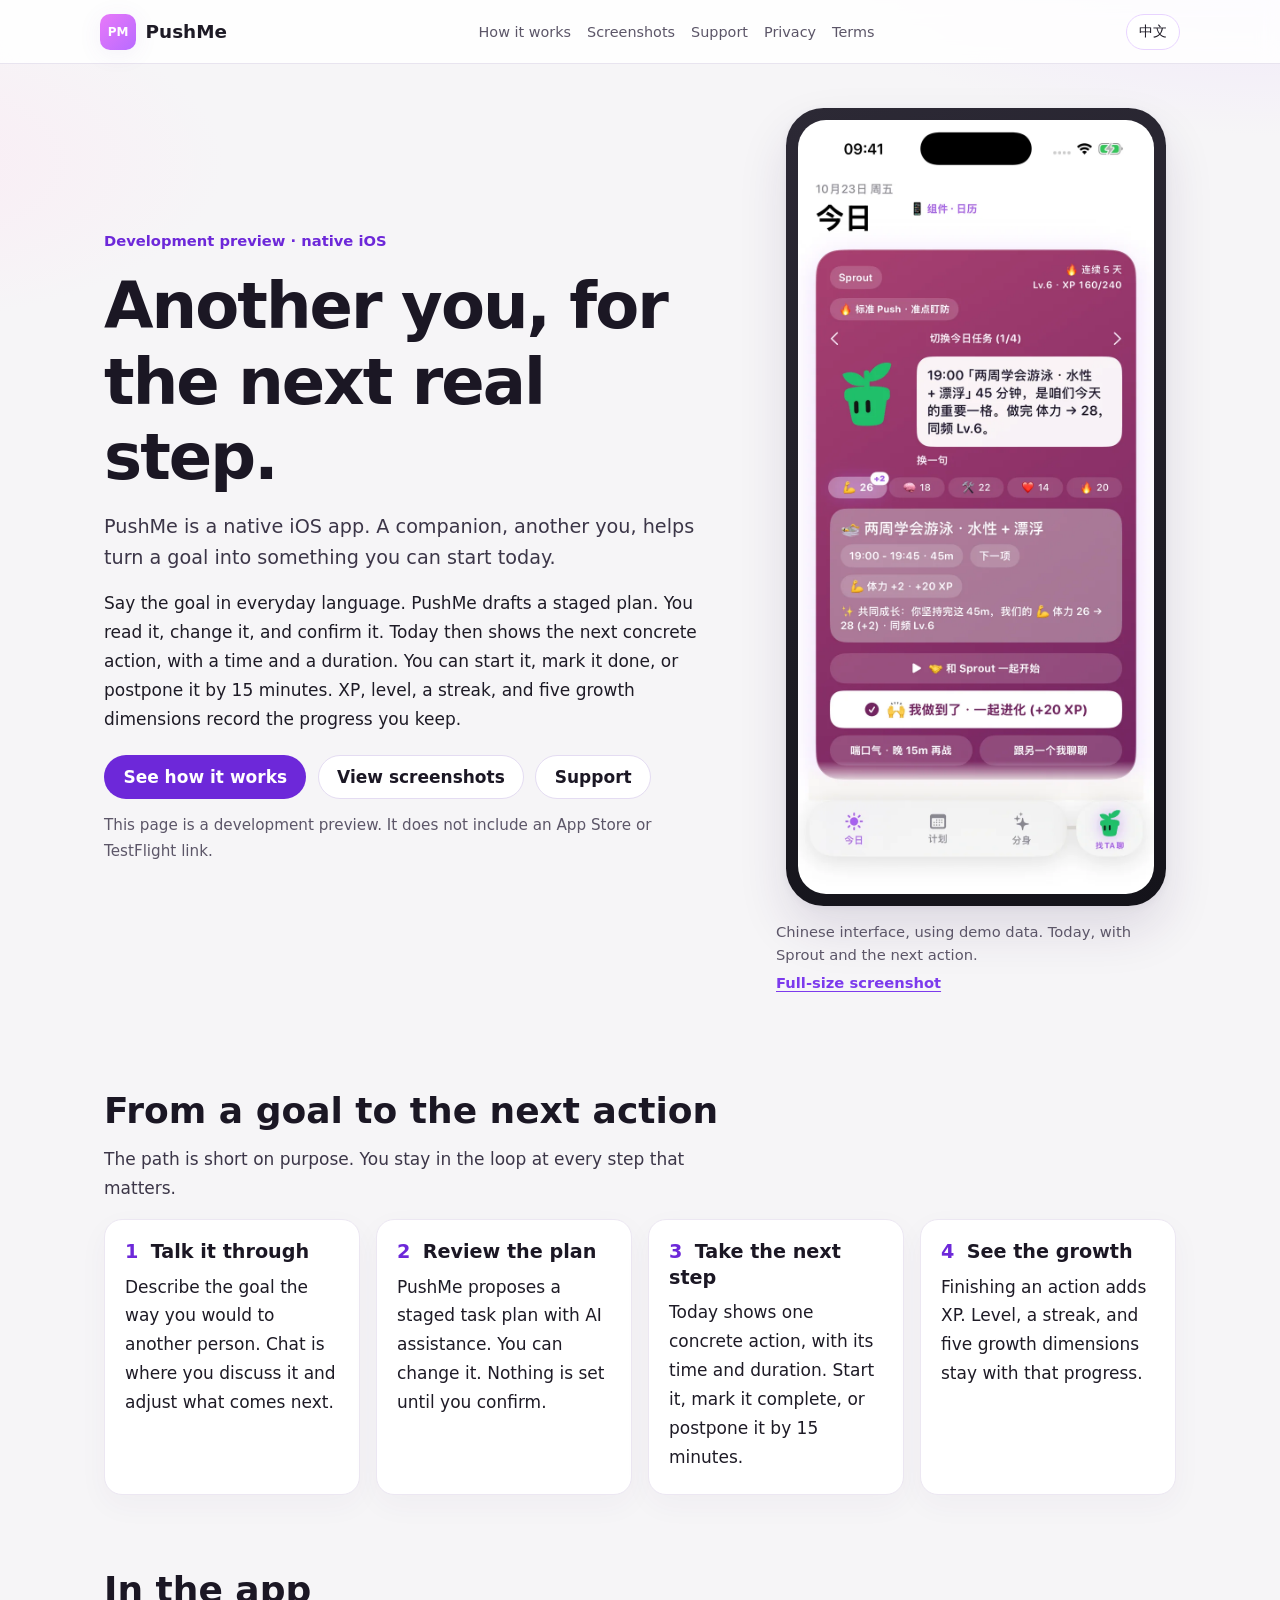
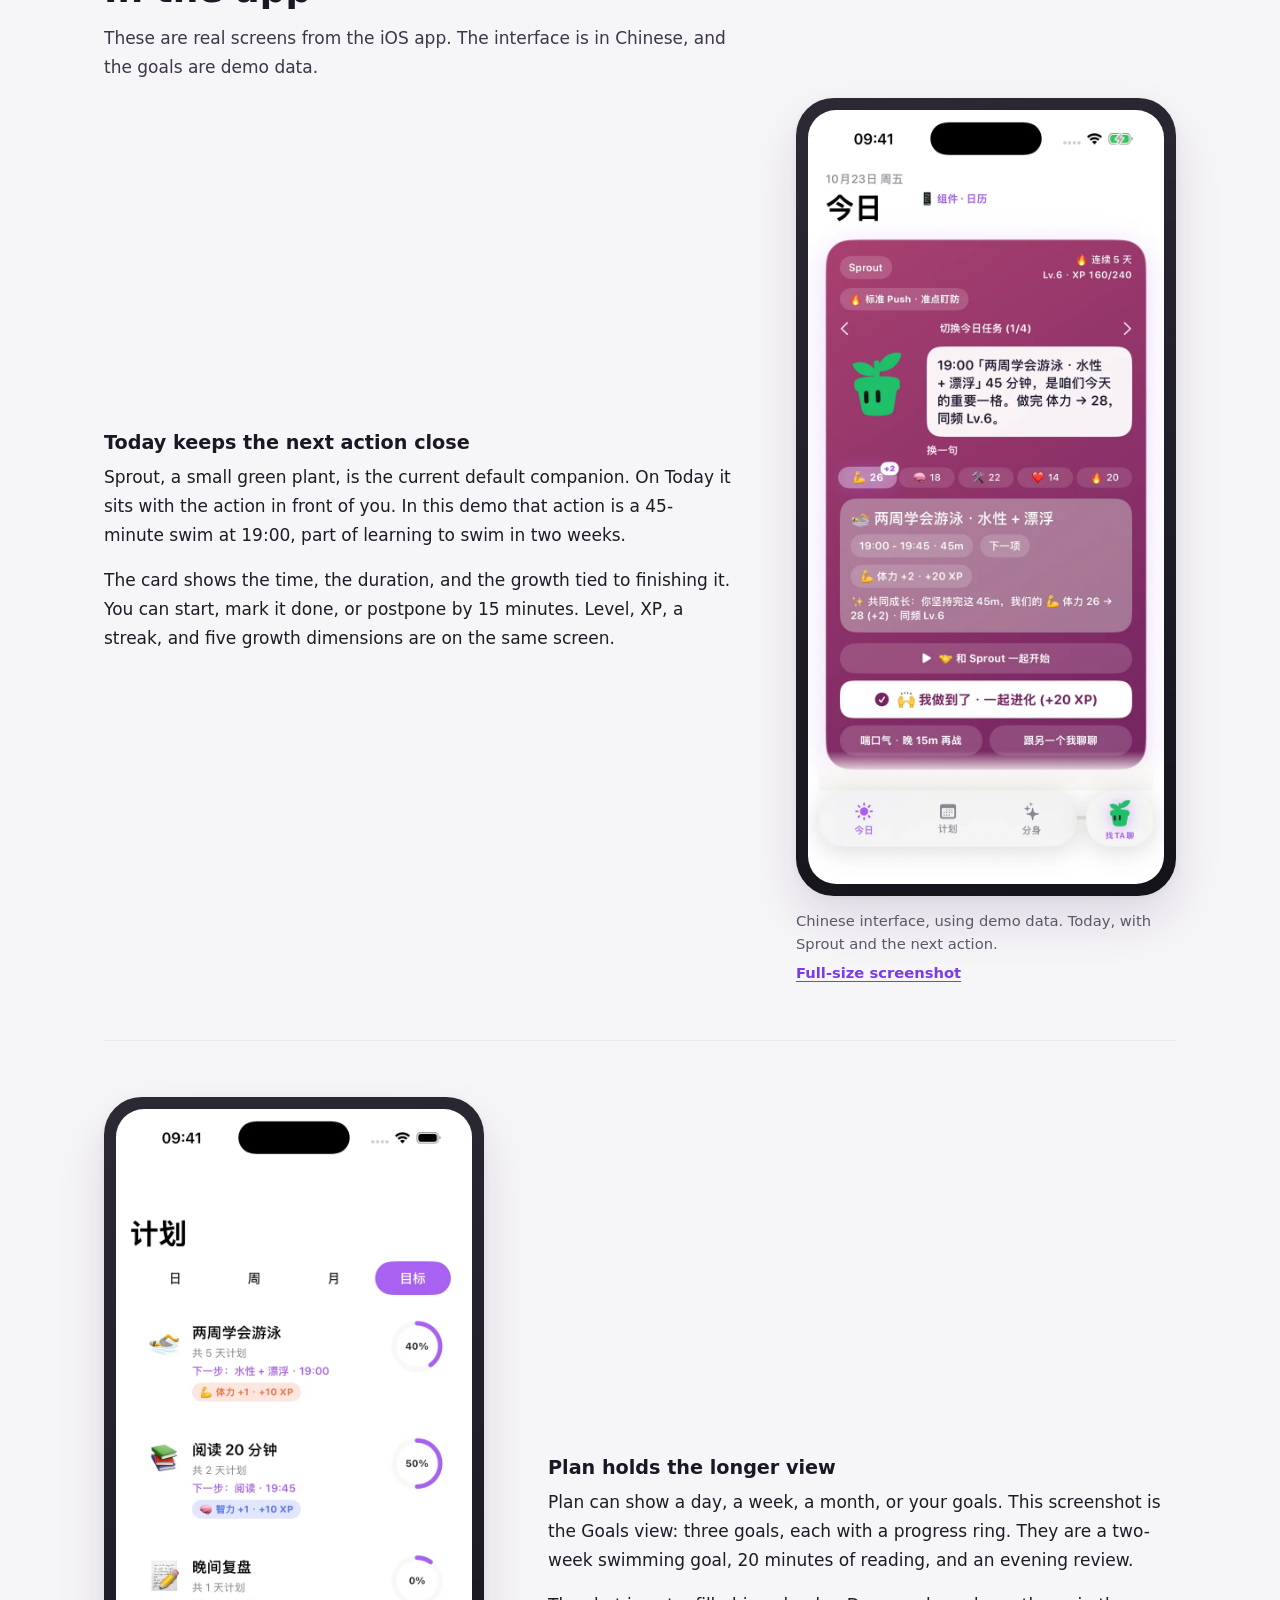
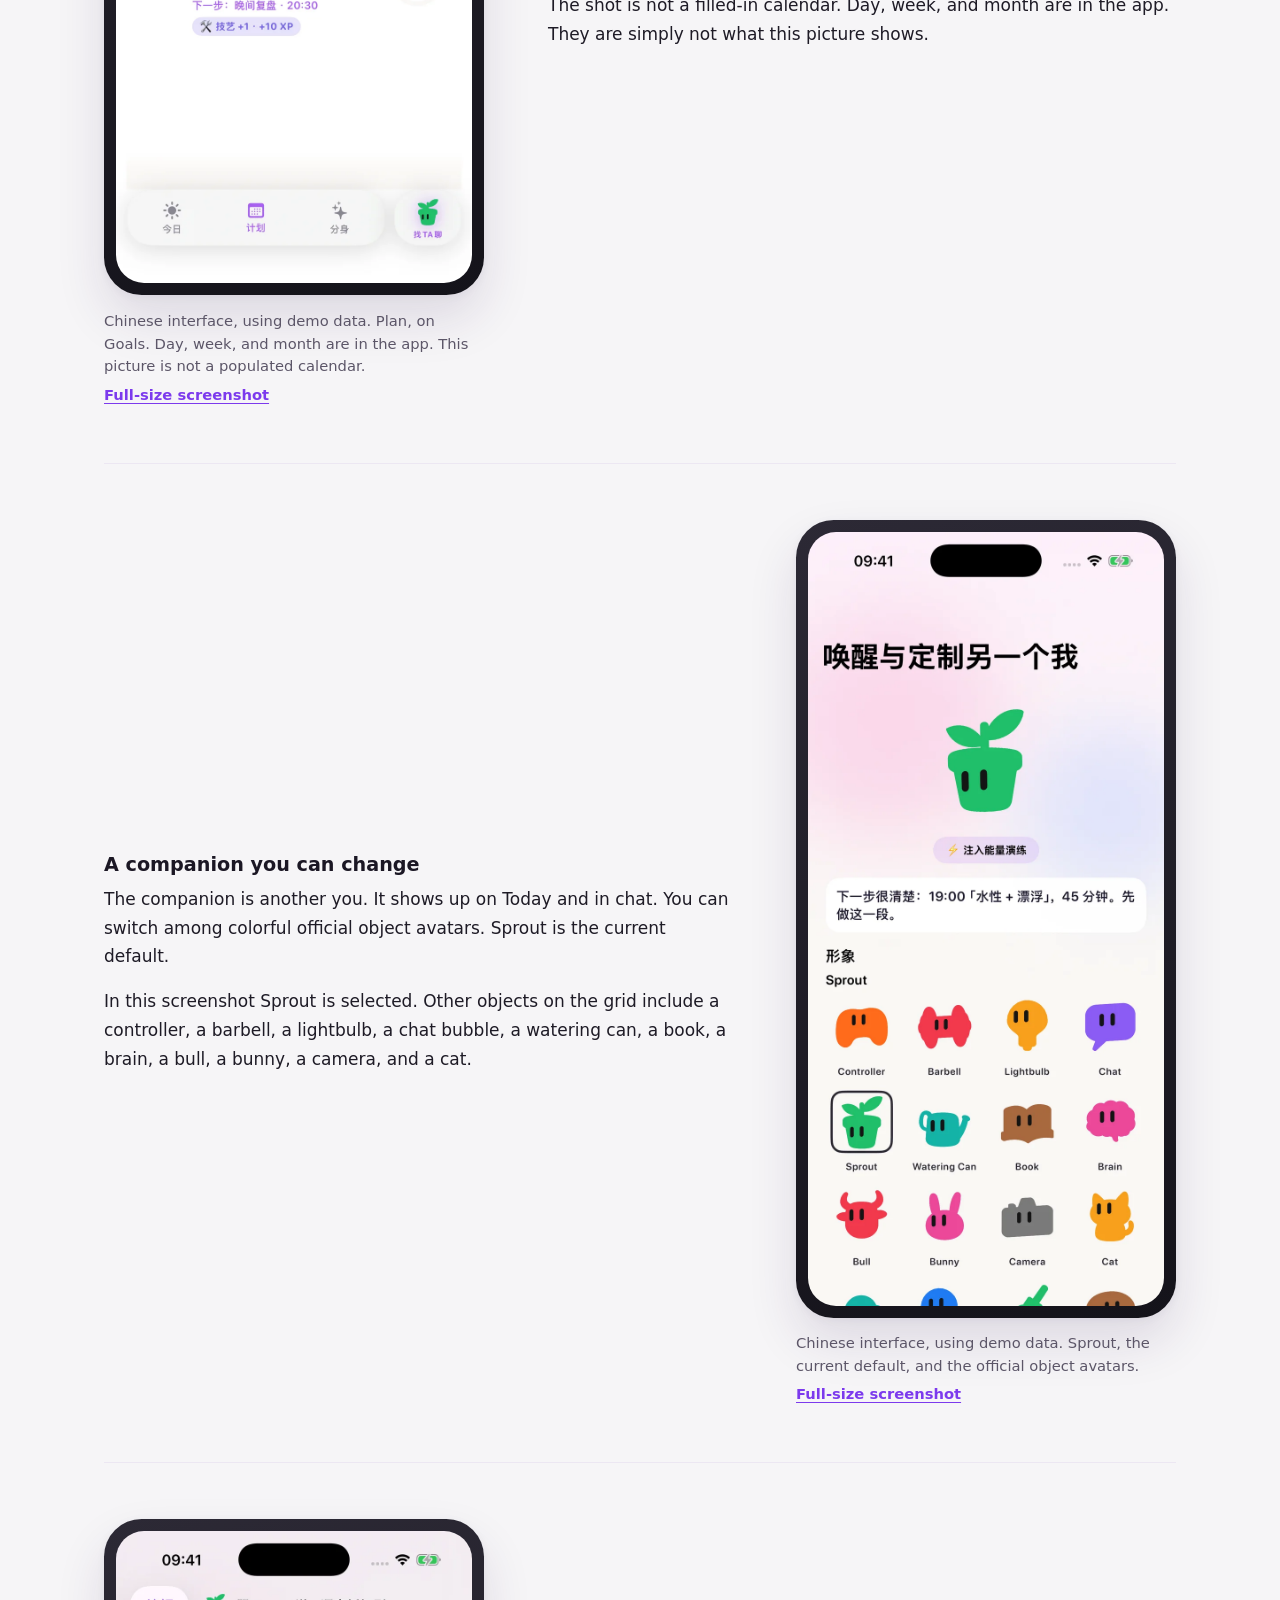
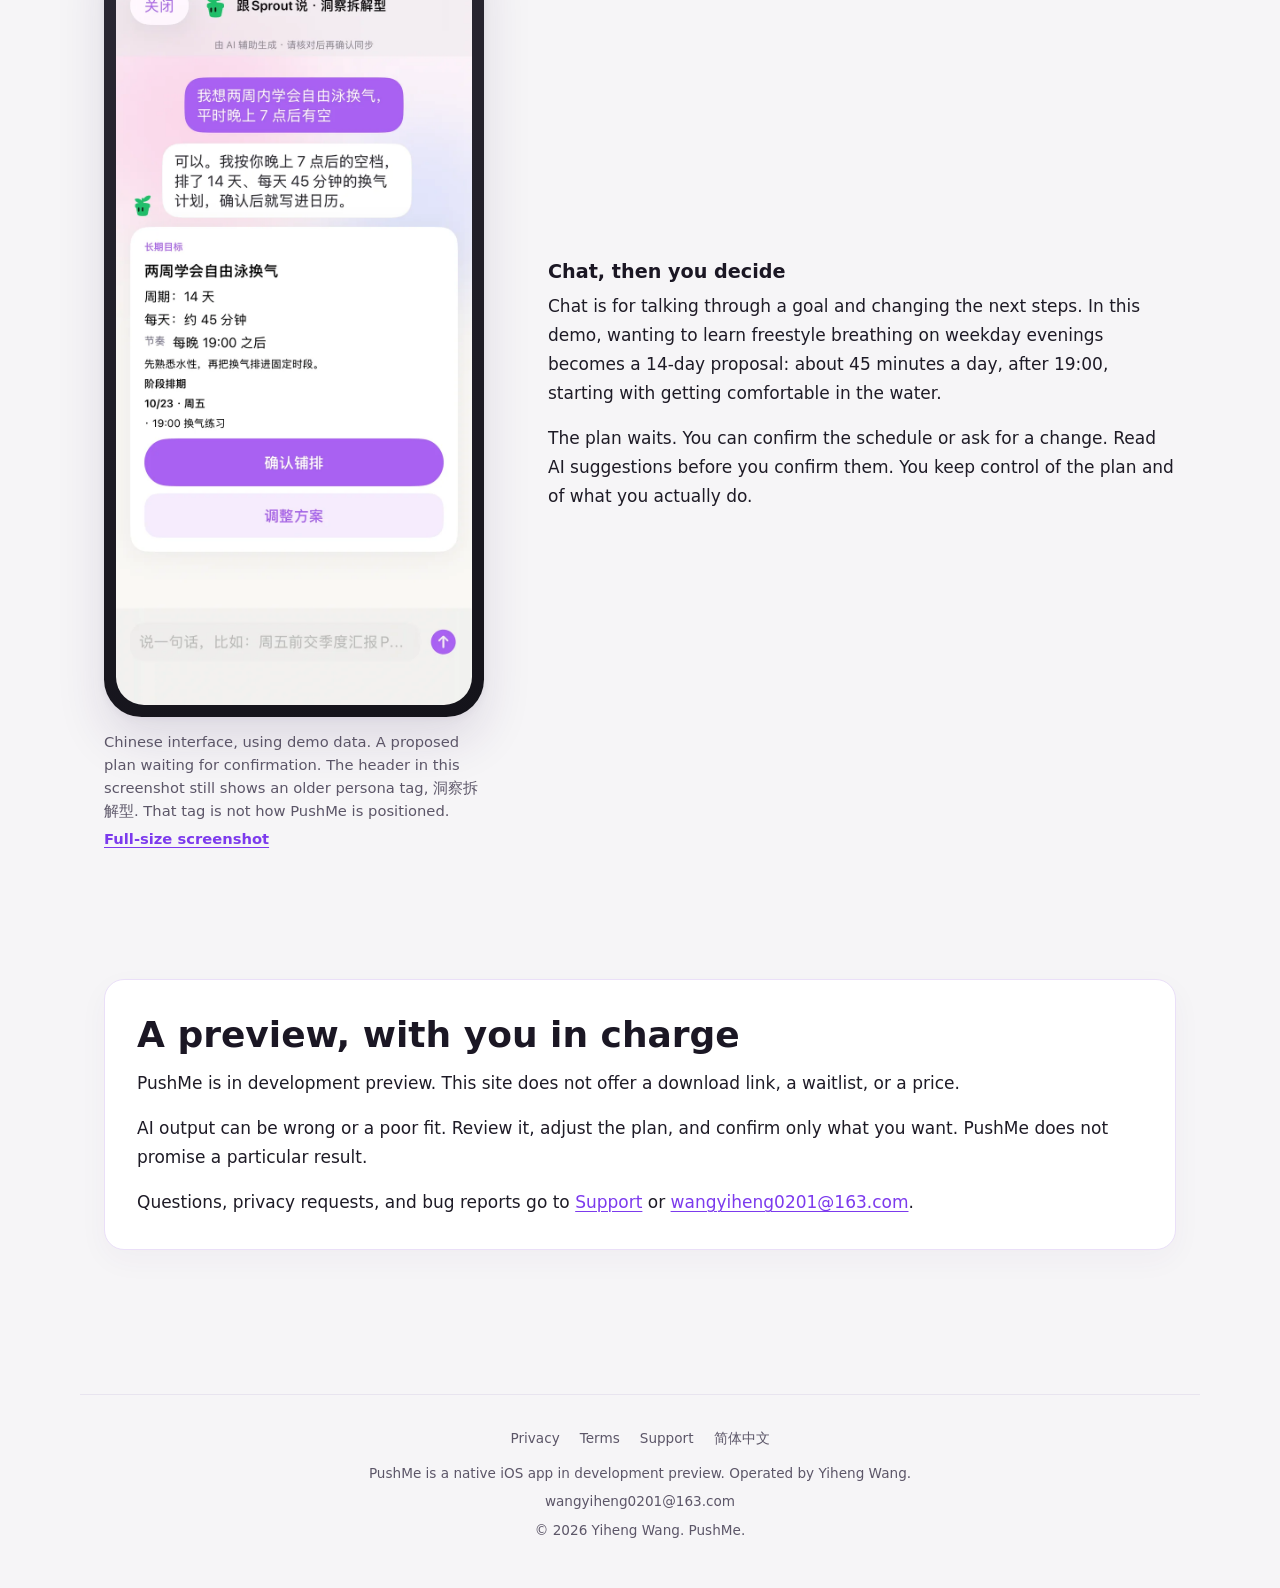
<file: index.html>
<!DOCTYPE html>
<html lang="en">
<head>
  <meta charset="utf-8">
  <meta name="viewport" content="width=device-width, initial-scale=1">
  <title>PushMe — Another you, for the next real step</title>
  <meta name="description" content="PushMe is a native iOS app in development preview. A companion helps you turn a goal into a plan you review, then one concrete next action.">
  <link rel="canonical" href="https://henrywang0201.github.io/pushme/">
  <link rel="alternate" hreflang="en" href="https://henrywang0201.github.io/pushme/">
  <link rel="alternate" hreflang="zh-Hans" href="https://henrywang0201.github.io/pushme/zh/">
  <link rel="alternate" hreflang="x-default" href="https://henrywang0201.github.io/pushme/">
  <meta property="og:title" content="PushMe — Another you, for the next real step">
  <meta property="og:description" content="A native iOS companion for turning a goal into a reviewed plan and one next action. Development preview.">
  <meta property="og:type" content="website">
  <meta property="og:url" content="https://henrywang0201.github.io/pushme/">
  <meta property="og:image" content="https://henrywang0201.github.io/pushme/assets/screenshots/today.png">
  <meta property="og:locale" content="en">
  <meta property="og:locale:alternate" content="zh_CN">
  <meta name="twitter:card" content="summary_large_image">
  <meta name="theme-color" content="#f6f5f7">
  <link rel="icon" href="assets/favicon.svg" type="image/svg+xml">
  <link rel="stylesheet" href="assets/css/styles.css">
  <link rel="stylesheet" href="assets/css/home.css">
  <script type="application/ld+json">
  {
    "@context": "https://schema.org",
    "@type": "SoftwareApplication",
    "name": "PushMe",
    "operatingSystem": "iOS",
    "applicationCategory": "LifestyleApplication",
    "url": "https://henrywang0201.github.io/pushme/",
    "description": "A native iOS companion that helps turn a goal into a reviewed plan and a concrete next action.",
    "author": {
      "@type": "Person",
      "name": "Yiheng Wang"
    },
    "inLanguage": ["en", "zh-Hans"]
  }
  </script>
</head>
<body class="home">
  <a class="skip-link" href="#main">Skip to content</a>
  <header class="site-header">
    <div class="header-inner">
      <a class="brand" href="index.html">
        <span class="brand-icon" aria-hidden="true">PM</span>
        PushMe
      </a>
      <nav class="nav" aria-label="Primary">
        <a href="#path">How it works</a>
        <a href="#screenshots">Screenshots</a>
        <a href="support.html">Support</a>
        <a href="privacy.html">Privacy</a>
        <a href="terms.html">Terms</a>
      </nav>
      <a class="lang-toggle" href="zh/index.html" hreflang="zh-Hans">中文</a>
    </div>
  </header>

  <main id="main">
    <section class="intro" aria-labelledby="hero-title">
      <div>
        <p class="kicker">Development preview · native iOS</p>
        <h1 id="hero-title">Another you, for the next real step.</h1>
        <p class="lede">PushMe is a native iOS app. A companion, another you, helps turn a goal into something you can start today.</p>
        <p>Say the goal in everyday language. PushMe drafts a staged plan. You read it, change it, and confirm it. Today then shows the next concrete action, with a time and a duration. You can start it, mark it done, or postpone it by 15 minutes. XP, level, a streak, and five growth dimensions record the progress you keep.</p>
        <div class="actions">
          <a class="btn btn-primary" href="#path">See how it works</a>
          <a class="btn btn-ghost" href="#screenshots">View screenshots</a>
          <a class="btn btn-ghost" href="support.html">Support</a>
        </div>
        <p class="quiet">This page is a development preview. It does not include an App Store or TestFlight link.</p>
      </div>
      <figure class="shot">
        <div class="phone">
          <picture>
            <source type="image/webp" srcset="assets/screenshots/today.webp 804w, assets/screenshots/full/today.webp 1206w" sizes="(min-width: 960px) 360px, calc(100vw - 4.5rem)">
            <img src="assets/screenshots/today.png" srcset="assets/screenshots/today.png 804w, assets/screenshots/full/today.png 1206w" sizes="(min-width: 960px) 360px, calc(100vw - 4.5rem)" width="1206" height="2622" alt="PushMe Today screen in Chinese, using demo data. A green Sprout companion sits beside a 19:00 swimming action, with start, complete, and postpone controls, plus level, XP, a streak, and five growth dimensions." fetchpriority="high" decoding="async">
          </picture>
        </div>
        <figcaption>
          <p>Chinese interface, using demo data. Today, with Sprout and the next action.</p>
          <p><a href="assets/screenshots/full/today.png">Full-size screenshot</a></p>
        </figcaption>
      </figure>
    </section>

    <section class="section" id="path" aria-labelledby="path-title">
      <h2 id="path-title">From a goal to the next action</h2>
      <p class="section-intro">The path is short on purpose. You stay in the loop at every step that matters.</p>
      <ol class="steps">
        <li>
          <h3><span class="num" aria-hidden="true">1</span> Talk it through</h3>
          <p>Describe the goal the way you would to another person. Chat is where you discuss it and adjust what comes next.</p>
        </li>
        <li>
          <h3><span class="num" aria-hidden="true">2</span> Review the plan</h3>
          <p>PushMe proposes a staged task plan with AI assistance. You can change it. Nothing is set until you confirm.</p>
        </li>
        <li>
          <h3><span class="num" aria-hidden="true">3</span> Take the next step</h3>
          <p>Today shows one concrete action, with its time and duration. Start it, mark it complete, or postpone it by 15 minutes.</p>
        </li>
        <li>
          <h3><span class="num" aria-hidden="true">4</span> See the growth</h3>
          <p>Finishing an action adds XP. Level, a streak, and five growth dimensions stay with that progress.</p>
        </li>
      </ol>
    </section>

    <section class="section" id="screenshots" aria-labelledby="screenshots-title">
      <h2 id="screenshots-title">In the app</h2>
      <p class="section-intro">These are real screens from the iOS app. The interface is in Chinese, and the goals are demo data.</p>

      <article class="feature">
        <div class="feature-copy">
          <h3>Today keeps the next action close</h3>
          <p>Sprout, a small green plant, is the current default companion. On Today it sits with the action in front of you. In this demo that action is a 45-minute swim at 19:00, part of learning to swim in two weeks.</p>
          <p>The card shows the time, the duration, and the growth tied to finishing it. You can start, mark it done, or postpone by 15 minutes. Level, XP, a streak, and five growth dimensions are on the same screen.</p>
        </div>
        <figure class="shot">
          <div class="phone">
            <picture>
              <source type="image/webp" srcset="assets/screenshots/today.webp 804w, assets/screenshots/full/today.webp 1206w" sizes="(min-width: 960px) 360px, calc(100vw - 4.5rem)">
              <img src="assets/screenshots/today.png" srcset="assets/screenshots/today.png 804w, assets/screenshots/full/today.png 1206w" sizes="(min-width: 960px) 360px, calc(100vw - 4.5rem)" width="1206" height="2622" alt="PushMe Today screen in Chinese, using demo data. Sprout and a swimming action card with start, complete, and a 15-minute postpone control." loading="lazy" decoding="async">
            </picture>
          </div>
          <figcaption>
            <p>Chinese interface, using demo data. Today, with Sprout and the next action.</p>
            <p><a href="assets/screenshots/full/today.png">Full-size screenshot</a></p>
          </figcaption>
        </figure>
      </article>

      <article class="feature reverse">
        <div class="feature-copy">
          <h3>Plan holds the longer view</h3>
          <p>Plan can show a day, a week, a month, or your goals. This screenshot is the Goals view: three goals, each with a progress ring. They are a two-week swimming goal, 20 minutes of reading, and an evening review.</p>
          <p>The shot is not a filled-in calendar. Day, week, and month are in the app. They are simply not what this picture shows.</p>
        </div>
        <figure class="shot">
          <div class="phone">
            <picture>
              <source type="image/webp" srcset="assets/screenshots/plan.webp 804w, assets/screenshots/full/plan.webp 1206w" sizes="(min-width: 960px) 360px, calc(100vw - 4.5rem)">
              <img src="assets/screenshots/plan.png" srcset="assets/screenshots/plan.png 804w, assets/screenshots/full/plan.png 1206w" sizes="(min-width: 960px) 360px, calc(100vw - 4.5rem)" width="1206" height="2622" alt="PushMe Plan screen in Chinese on the Goals tab, using demo data. Three goals with progress rings: swimming, reading, and an evening review. Not a populated calendar." loading="lazy" decoding="async">
            </picture>
          </div>
          <figcaption>
            <p>Chinese interface, using demo data. Plan, on Goals. Day, week, and month are in the app. This picture is not a populated calendar.</p>
            <p><a href="assets/screenshots/full/plan.png">Full-size screenshot</a></p>
          </figcaption>
        </figure>
      </article>

      <article class="feature">
        <div class="feature-copy">
          <h3>A companion you can change</h3>
          <p>The companion is another you. It shows up on Today and in chat. You can switch among colorful official object avatars. Sprout is the current default.</p>
          <p>In this screenshot Sprout is selected. Other objects on the grid include a controller, a barbell, a lightbulb, a chat bubble, a watering can, a book, a brain, a bull, a bunny, a camera, and a cat.</p>
        </div>
        <figure class="shot">
          <div class="phone">
            <picture>
              <source type="image/webp" srcset="assets/screenshots/twin.webp 804w, assets/screenshots/full/twin.webp 1206w" sizes="(min-width: 960px) 360px, calc(100vw - 4.5rem)">
              <img src="assets/screenshots/twin.png" srcset="assets/screenshots/twin.png 804w, assets/screenshots/full/twin.png 1206w" sizes="(min-width: 960px) 360px, calc(100vw - 4.5rem)" width="1206" height="2622" alt="PushMe companion screen in Chinese, using demo data. A large green Sprout avatar above a grid of colorful official object avatars, with Sprout selected." loading="lazy" decoding="async">
            </picture>
          </div>
          <figcaption>
            <p>Chinese interface, using demo data. Sprout, the current default, and the official object avatars.</p>
            <p><a href="assets/screenshots/full/twin.png">Full-size screenshot</a></p>
          </figcaption>
        </figure>
      </article>

      <article class="feature reverse">
        <div class="feature-copy">
          <h3>Chat, then you decide</h3>
          <p>Chat is for talking through a goal and changing the next steps. In this demo, wanting to learn freestyle breathing on weekday evenings becomes a 14-day proposal: about 45 minutes a day, after 19:00, starting with getting comfortable in the water.</p>
          <p>The plan waits. You can confirm the schedule or ask for a change. Read AI suggestions before you confirm them. You keep control of the plan and of what you actually do.</p>
        </div>
        <figure class="shot">
          <div class="phone">
            <picture>
              <source type="image/webp" srcset="assets/screenshots/chat.webp 804w, assets/screenshots/full/chat.webp 1206w" sizes="(min-width: 960px) 360px, calc(100vw - 4.5rem)">
              <img src="assets/screenshots/chat.png" srcset="assets/screenshots/chat.png 804w, assets/screenshots/full/chat.png 1206w" sizes="(min-width: 960px) 360px, calc(100vw - 4.5rem)" width="1206" height="2622" alt="PushMe chat screen in Chinese, using demo data. A conversation about learning freestyle breathing and a 14-day plan waiting to be confirmed or adjusted. The header shows an older persona tag that is not product positioning." loading="lazy" decoding="async">
            </picture>
          </div>
          <figcaption>
            <p>Chinese interface, using demo data. A proposed plan waiting for confirmation. The header in this screenshot still shows an older persona tag, 洞察拆解型. That tag is not how PushMe is positioned.</p>
            <p><a href="assets/screenshots/full/chat.png">Full-size screenshot</a></p>
          </figcaption>
        </figure>
      </article>
    </section>

    <section class="section note" aria-labelledby="preview-title">
      <h2 id="preview-title">A preview, with you in charge</h2>
      <p>PushMe is in development preview. This site does not offer a download link, a waitlist, or a price.</p>
      <p>AI output can be wrong or a poor fit. Review it, adjust the plan, and confirm only what you want. PushMe does not promise a particular result.</p>
      <p>Questions, privacy requests, and bug reports go to <a href="support.html">Support</a> or <a href="mailto:wangyiheng0201@163.com">wangyiheng0201@163.com</a>.</p>
    </section>
  </main>

  <footer class="site-footer">
    <nav aria-label="Footer">
      <a href="privacy.html">Privacy</a>
      <a href="terms.html">Terms</a>
      <a href="support.html">Support</a>
      <a href="zh/index.html" hreflang="zh-Hans">简体中文</a>
    </nav>
    <p>PushMe is a native iOS app in development preview. Operated by Yiheng Wang.</p>
    <p><a href="mailto:wangyiheng0201@163.com">wangyiheng0201@163.com</a></p>
    <p>© 2026 Yiheng Wang. PushMe.</p>
  </footer>
</body>
</html>
</file>
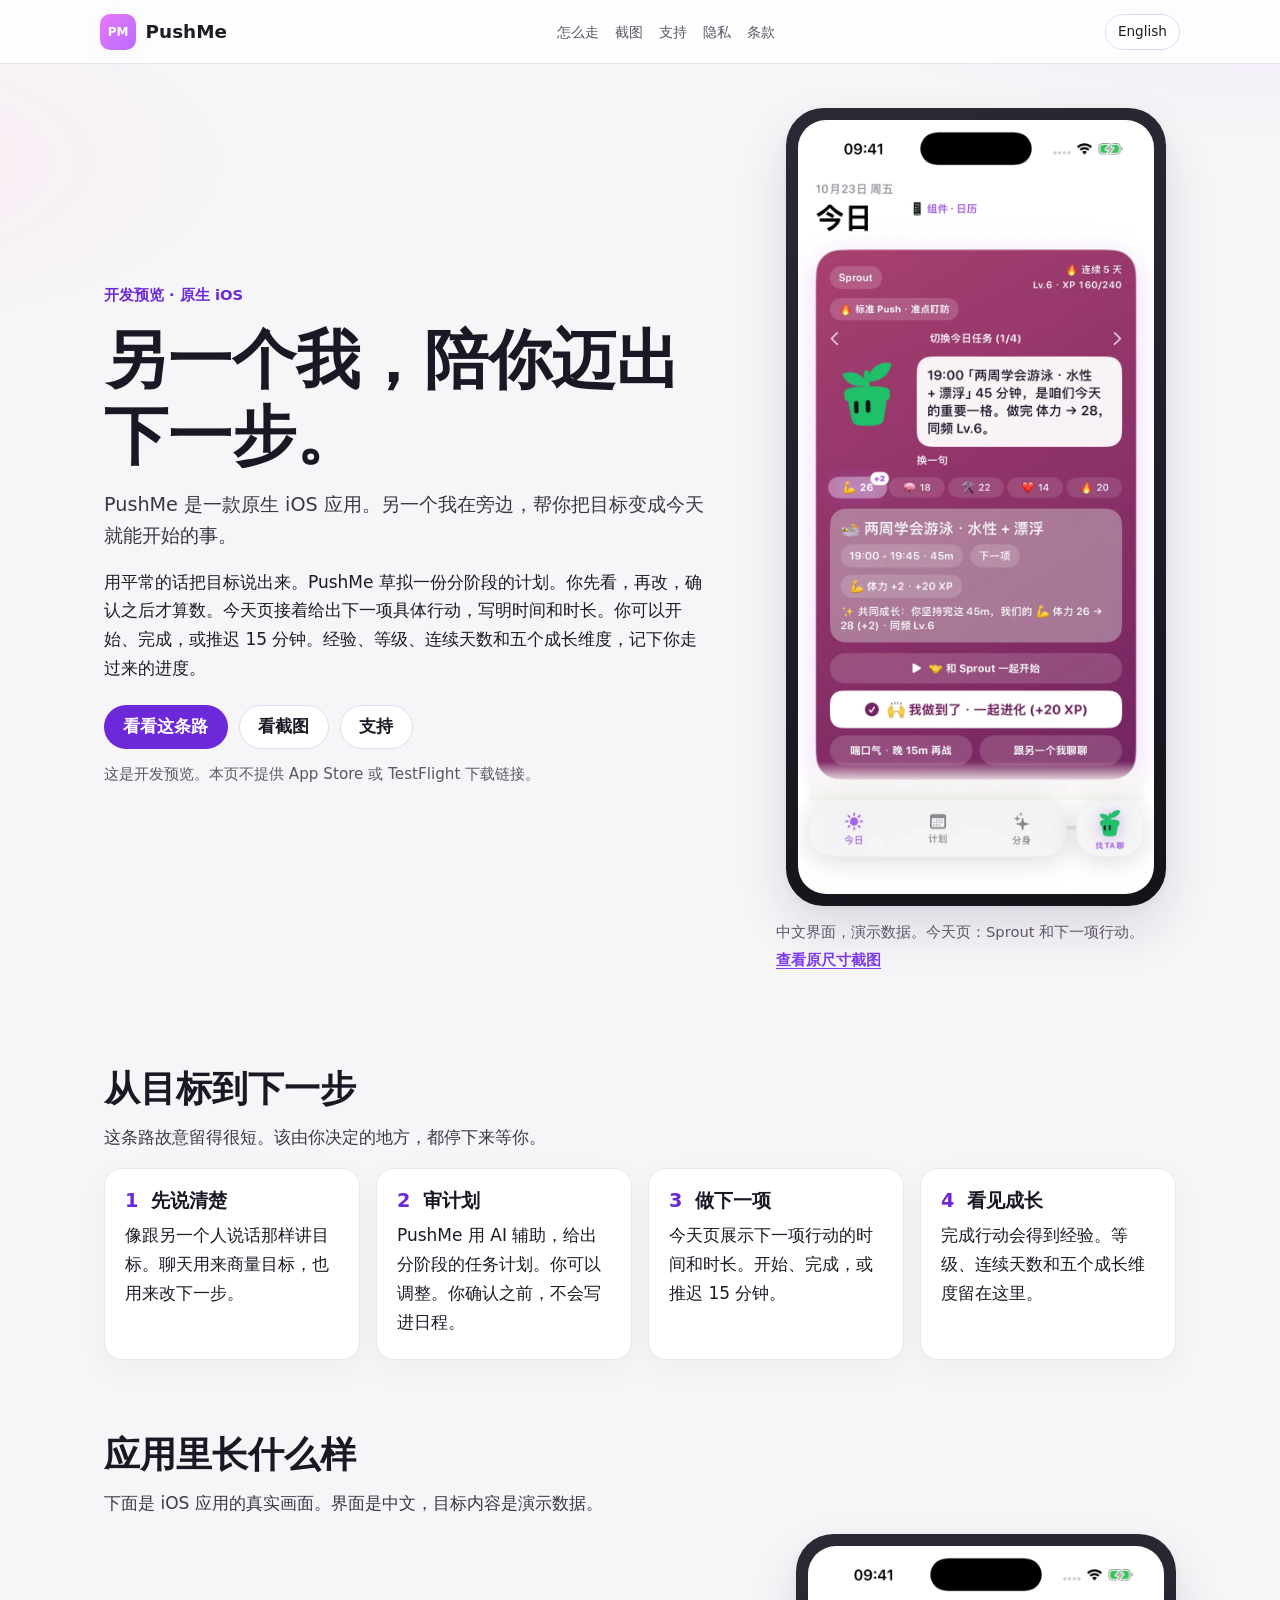
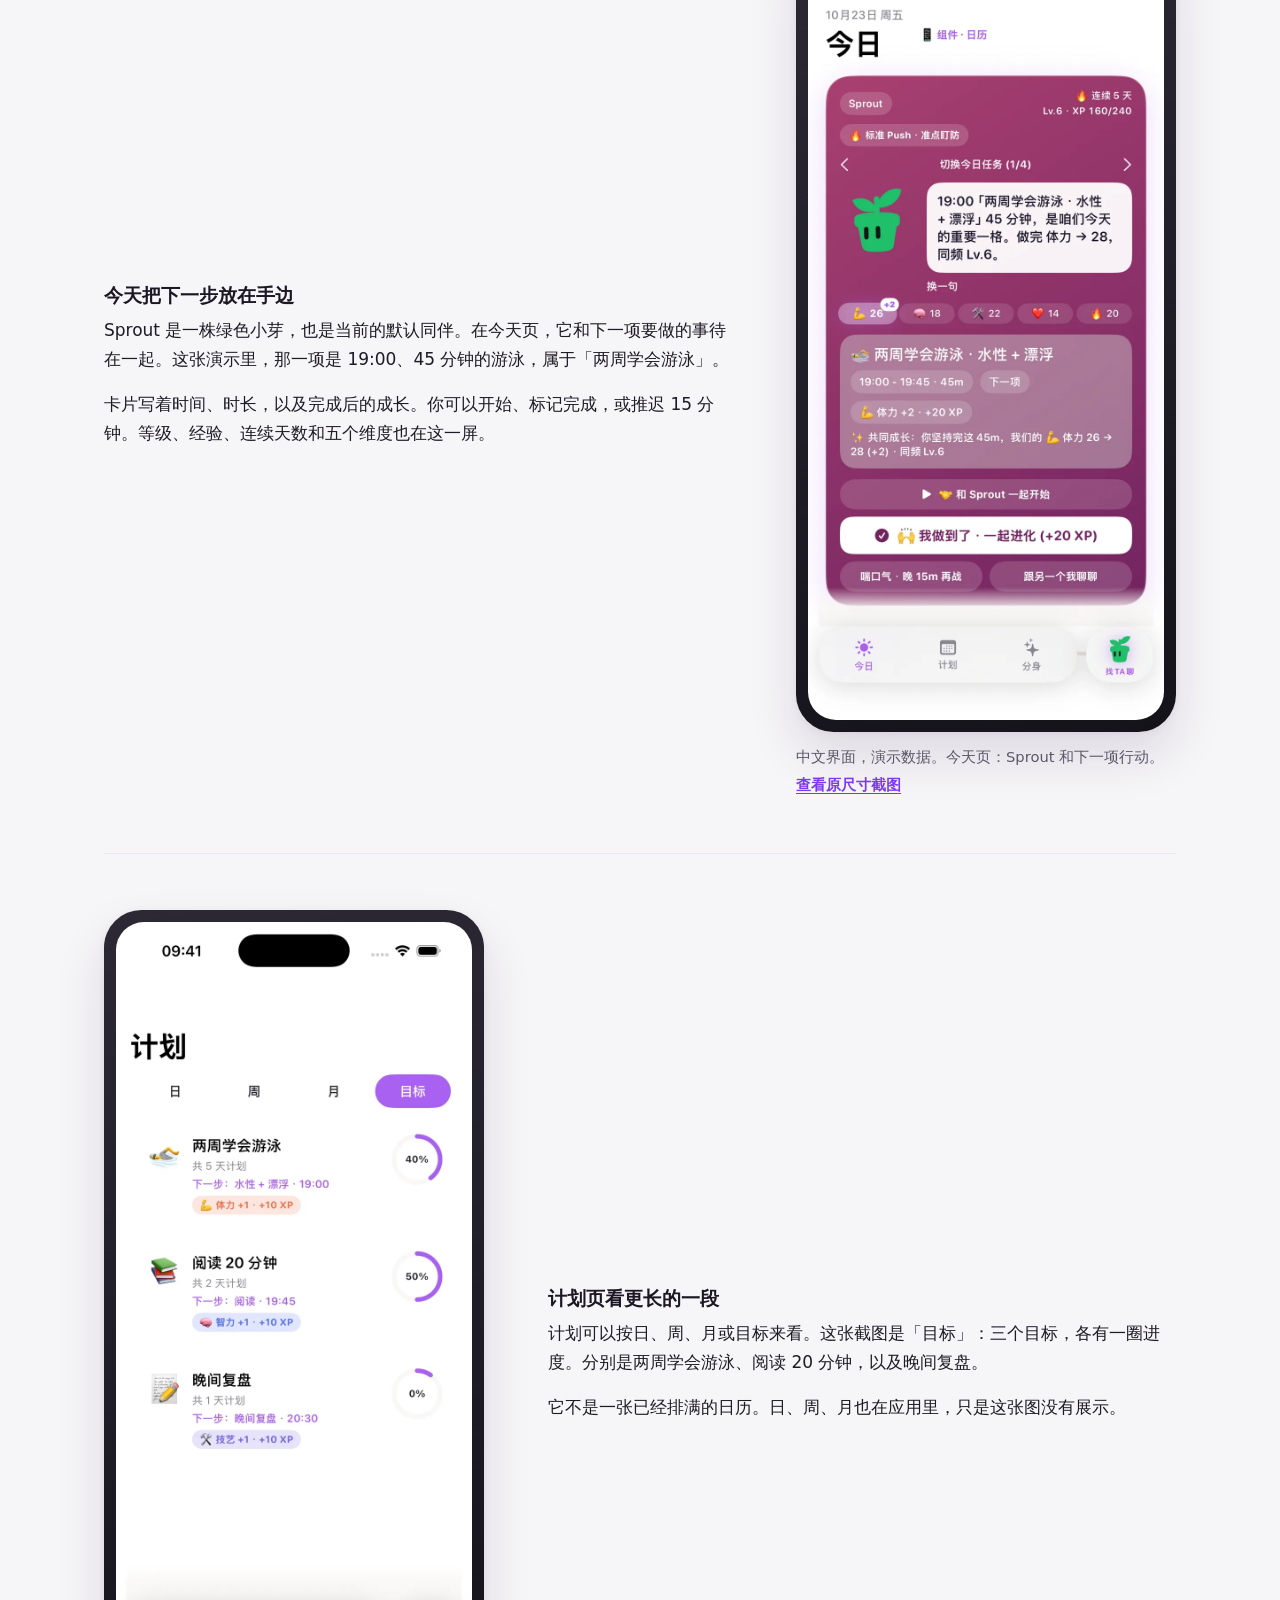
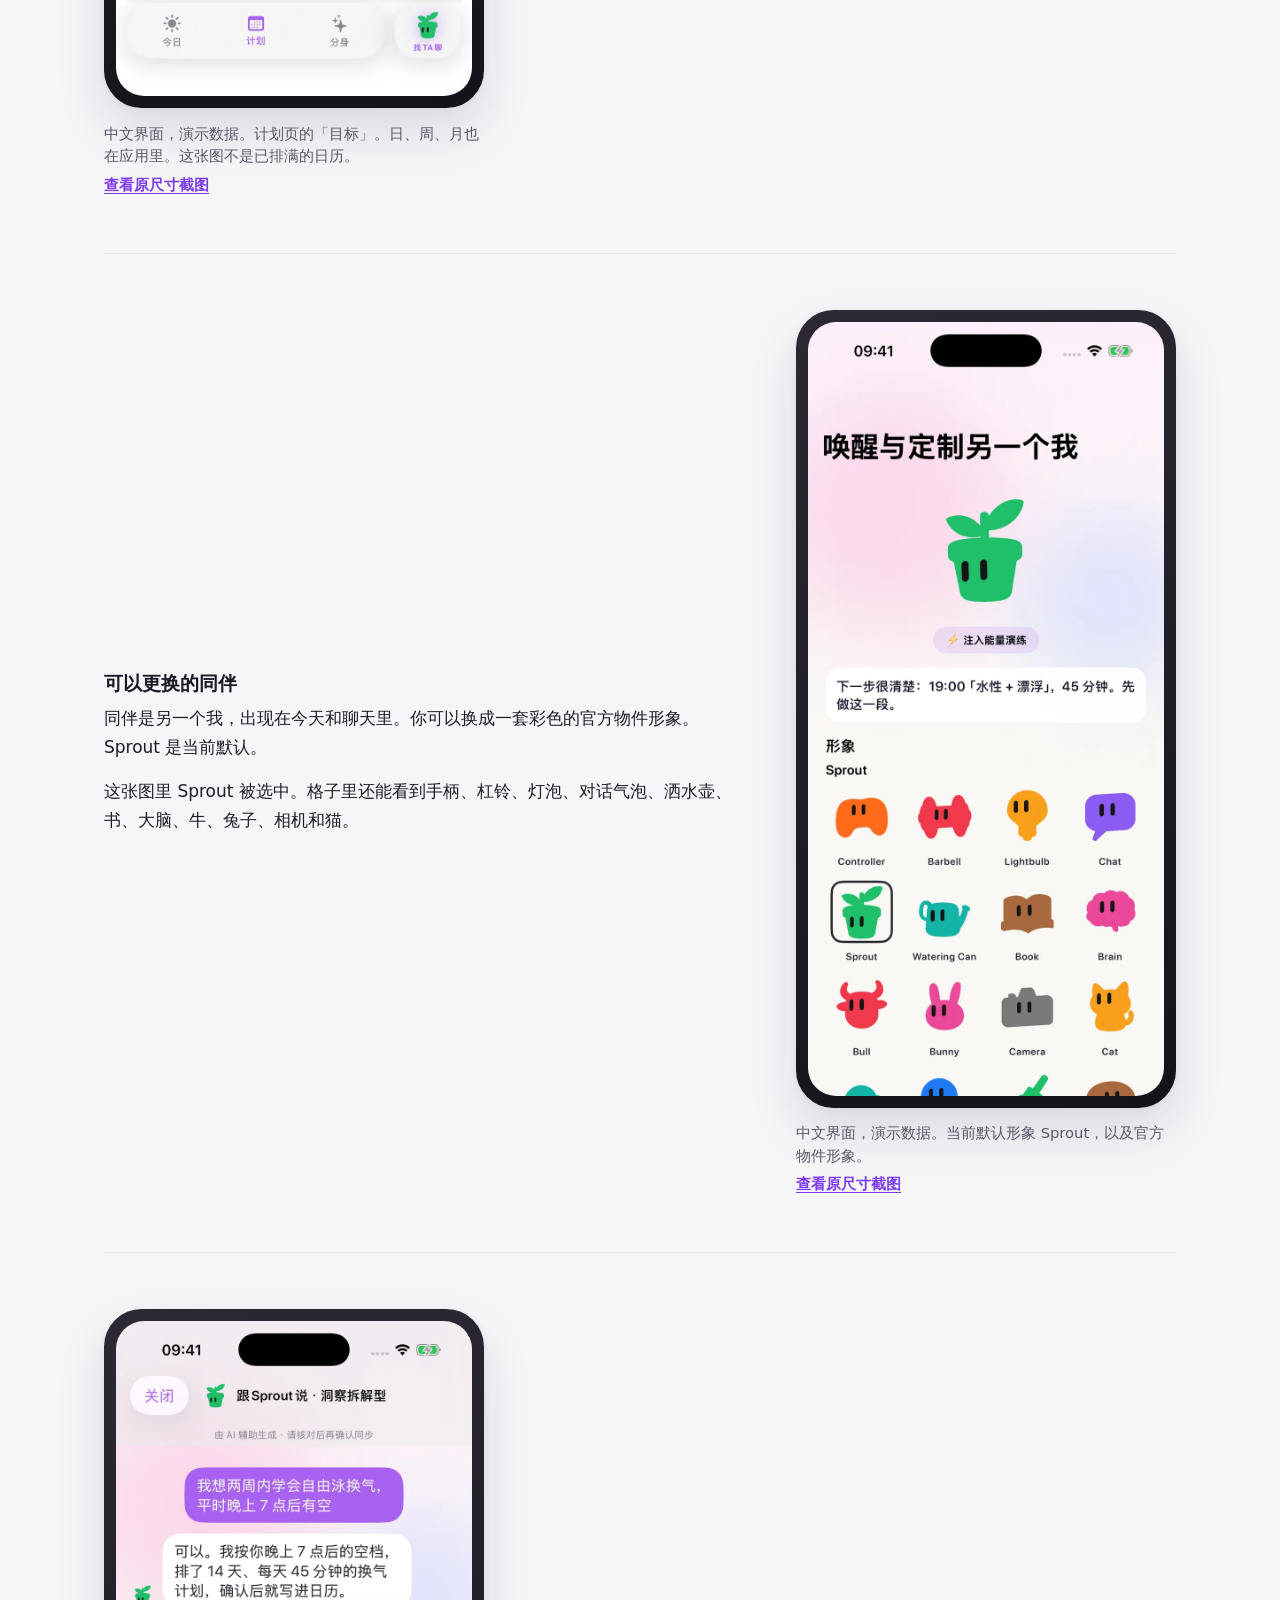
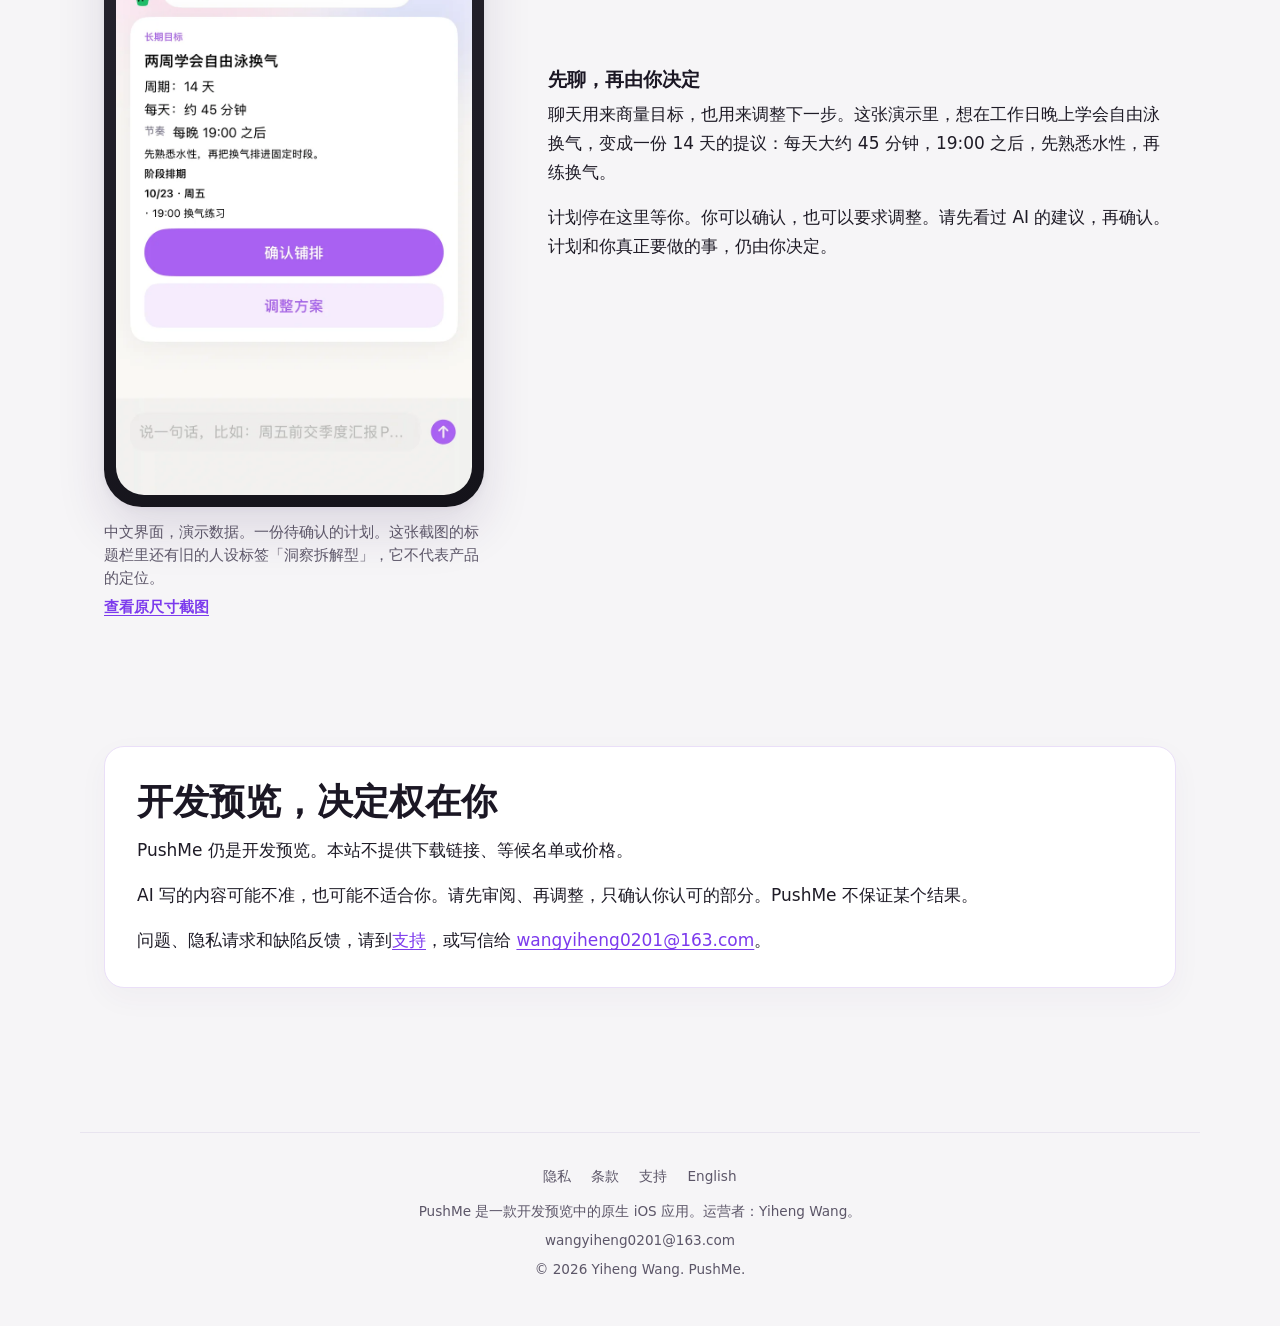
<file: zh/index.html>
<!DOCTYPE html>
<html lang="zh-Hans">
<head>
  <meta charset="utf-8">
  <meta name="viewport" content="width=device-width, initial-scale=1">
  <title>PushMe — 另一个我，陪你迈出下一步</title>
  <meta name="description" content="PushMe 是一款开发预览中的原生 iOS 应用。另一个我帮你把目标谈成可审阅的计划，再落到今天的一项具体行动。">
  <link rel="canonical" href="https://henrywang0201.github.io/pushme/zh/">
  <link rel="alternate" hreflang="zh-Hans" href="https://henrywang0201.github.io/pushme/zh/">
  <link rel="alternate" hreflang="en" href="https://henrywang0201.github.io/pushme/">
  <link rel="alternate" hreflang="x-default" href="https://henrywang0201.github.io/pushme/">
  <meta property="og:title" content="PushMe — 另一个我，陪你迈出下一步">
  <meta property="og:description" content="原生 iOS 同伴应用：把目标变成你确认过的计划，以及今天的下一项行动。开发预览。">
  <meta property="og:type" content="website">
  <meta property="og:url" content="https://henrywang0201.github.io/pushme/zh/">
  <meta property="og:image" content="https://henrywang0201.github.io/pushme/assets/screenshots/today.png">
  <meta property="og:locale" content="zh_CN">
  <meta property="og:locale:alternate" content="en">
  <meta name="twitter:card" content="summary_large_image">
  <meta name="theme-color" content="#f6f5f7">
  <link rel="icon" href="../assets/favicon.svg" type="image/svg+xml">
  <link rel="stylesheet" href="../assets/css/styles.css">
  <link rel="stylesheet" href="../assets/css/home.css">
  <script type="application/ld+json">
  {
    "@context": "https://schema.org",
    "@type": "SoftwareApplication",
    "name": "PushMe",
    "operatingSystem": "iOS",
    "applicationCategory": "LifestyleApplication",
    "url": "https://henrywang0201.github.io/pushme/zh/",
    "description": "一款原生 iOS 应用。另一个我帮你把目标变成确认过的计划，以及今天的下一项具体行动。",
    "author": {
      "@type": "Person",
      "name": "Yiheng Wang"
    },
    "inLanguage": ["zh-Hans", "en"]
  }
  </script>
</head>
<body class="home">
  <a class="skip-link" href="#main">跳到正文</a>
  <header class="site-header">
    <div class="header-inner">
      <a class="brand" href="index.html">
        <span class="brand-icon" aria-hidden="true">PM</span>
        PushMe
      </a>
      <nav class="nav" aria-label="主导航">
        <a href="#path">怎么走</a>
        <a href="#screenshots">截图</a>
        <a href="support.html">支持</a>
        <a href="privacy.html">隐私</a>
        <a href="terms.html">条款</a>
      </nav>
      <a class="lang-toggle" href="../index.html" hreflang="en">English</a>
    </div>
  </header>

  <main id="main">
    <section class="intro" aria-labelledby="hero-title">
      <div>
        <p class="kicker">开发预览 · 原生 iOS</p>
        <h1 id="hero-title">另一个我，陪你迈出下一步。</h1>
        <p class="lede">PushMe 是一款原生 iOS 应用。另一个我在旁边，帮你把目标变成今天就能开始的事。</p>
        <p>用平常的话把目标说出来。PushMe 草拟一份分阶段的计划。你先看，再改，确认之后才算数。今天页接着给出下一项具体行动，写明时间和时长。你可以开始、完成，或推迟 15 分钟。经验、等级、连续天数和五个成长维度，记下你走过来的进度。</p>
        <div class="actions">
          <a class="btn btn-primary" href="#path">看看这条路</a>
          <a class="btn btn-ghost" href="#screenshots">看截图</a>
          <a class="btn btn-ghost" href="support.html">支持</a>
        </div>
        <p class="quiet">这是开发预览。本页不提供 App Store 或 TestFlight 下载链接。</p>
      </div>
      <figure class="shot">
        <div class="phone">
          <picture>
            <source type="image/webp" srcset="../assets/screenshots/today.webp 804w, ../assets/screenshots/full/today.webp 1206w" sizes="(min-width: 960px) 360px, calc(100vw - 4.5rem)">
            <img src="../assets/screenshots/today.png" srcset="../assets/screenshots/today.png 804w, ../assets/screenshots/full/today.png 1206w" sizes="(min-width: 960px) 360px, calc(100vw - 4.5rem)" width="1206" height="2622" alt="PushMe 今天页，中文界面，演示数据。绿色 Sprout 同伴旁边是 19:00 的游泳行动，可以开始、完成或推迟 15 分钟，并显示等级、经验、连续天数和五个成长维度。" fetchpriority="high" decoding="async">
          </picture>
        </div>
        <figcaption>
          <p>中文界面，演示数据。今天页：Sprout 和下一项行动。</p>
          <p><a href="../assets/screenshots/full/today.png">查看原尺寸截图</a></p>
        </figcaption>
      </figure>
    </section>

    <section class="section" id="path" aria-labelledby="path-title">
      <h2 id="path-title">从目标到下一步</h2>
      <p class="section-intro">这条路故意留得很短。该由你决定的地方，都停下来等你。</p>
      <ol class="steps">
        <li>
          <h3><span class="num" aria-hidden="true">1</span> 先说清楚</h3>
          <p>像跟另一个人说话那样讲目标。聊天用来商量目标，也用来改下一步。</p>
        </li>
        <li>
          <h3><span class="num" aria-hidden="true">2</span> 审计划</h3>
          <p>PushMe 用 AI 辅助，给出分阶段的任务计划。你可以调整。你确认之前，不会写进日程。</p>
        </li>
        <li>
          <h3><span class="num" aria-hidden="true">3</span> 做下一项</h3>
          <p>今天页展示下一项行动的时间和时长。开始、完成，或推迟 15 分钟。</p>
        </li>
        <li>
          <h3><span class="num" aria-hidden="true">4</span> 看见成长</h3>
          <p>完成行动会得到经验。等级、连续天数和五个成长维度留在这里。</p>
        </li>
      </ol>
    </section>

    <section class="section" id="screenshots" aria-labelledby="screenshots-title">
      <h2 id="screenshots-title">应用里长什么样</h2>
      <p class="section-intro">下面是 iOS 应用的真实画面。界面是中文，目标内容是演示数据。</p>

      <article class="feature">
        <div class="feature-copy">
          <h3>今天把下一步放在手边</h3>
          <p>Sprout 是一株绿色小芽，也是当前的默认同伴。在今天页，它和下一项要做的事待在一起。这张演示里，那一项是 19:00、45 分钟的游泳，属于「两周学会游泳」。</p>
          <p>卡片写着时间、时长，以及完成后的成长。你可以开始、标记完成，或推迟 15 分钟。等级、经验、连续天数和五个维度也在这一屏。</p>
        </div>
        <figure class="shot">
          <div class="phone">
            <picture>
              <source type="image/webp" srcset="../assets/screenshots/today.webp 804w, ../assets/screenshots/full/today.webp 1206w" sizes="(min-width: 960px) 360px, calc(100vw - 4.5rem)">
              <img src="../assets/screenshots/today.png" srcset="../assets/screenshots/today.png 804w, ../assets/screenshots/full/today.png 1206w" sizes="(min-width: 960px) 360px, calc(100vw - 4.5rem)" width="1206" height="2622" alt="PushMe 今天页，中文界面，演示数据。Sprout 和游泳行动卡片，含开始、完成和推迟 15 分钟。" loading="lazy" decoding="async">
            </picture>
          </div>
          <figcaption>
            <p>中文界面，演示数据。今天页：Sprout 和下一项行动。</p>
            <p><a href="../assets/screenshots/full/today.png">查看原尺寸截图</a></p>
          </figcaption>
        </figure>
      </article>

      <article class="feature reverse">
        <div class="feature-copy">
          <h3>计划页看更长的一段</h3>
          <p>计划可以按日、周、月或目标来看。这张截图是「目标」：三个目标，各有一圈进度。分别是两周学会游泳、阅读 20 分钟，以及晚间复盘。</p>
          <p>它不是一张已经排满的日历。日、周、月也在应用里，只是这张图没有展示。</p>
        </div>
        <figure class="shot">
          <div class="phone">
            <picture>
              <source type="image/webp" srcset="../assets/screenshots/plan.webp 804w, ../assets/screenshots/full/plan.webp 1206w" sizes="(min-width: 960px) 360px, calc(100vw - 4.5rem)">
              <img src="../assets/screenshots/plan.png" srcset="../assets/screenshots/plan.png 804w, ../assets/screenshots/full/plan.png 1206w" sizes="(min-width: 960px) 360px, calc(100vw - 4.5rem)" width="1206" height="2622" alt="PushMe 计划页的目标视图，中文界面，演示数据。三个带进度环的目标：游泳、阅读和晚间复盘。不是已排满的日历。" loading="lazy" decoding="async">
            </picture>
          </div>
          <figcaption>
            <p>中文界面，演示数据。计划页的「目标」。日、周、月也在应用里。这张图不是已排满的日历。</p>
            <p><a href="../assets/screenshots/full/plan.png">查看原尺寸截图</a></p>
          </figcaption>
        </figure>
      </article>

      <article class="feature">
        <div class="feature-copy">
          <h3>可以更换的同伴</h3>
          <p>同伴是另一个我，出现在今天和聊天里。你可以换成一套彩色的官方物件形象。Sprout 是当前默认。</p>
          <p>这张图里 Sprout 被选中。格子里还能看到手柄、杠铃、灯泡、对话气泡、洒水壶、书、大脑、牛、兔子、相机和猫。</p>
        </div>
        <figure class="shot">
          <div class="phone">
            <picture>
              <source type="image/webp" srcset="../assets/screenshots/twin.webp 804w, ../assets/screenshots/full/twin.webp 1206w" sizes="(min-width: 960px) 360px, calc(100vw - 4.5rem)">
              <img src="../assets/screenshots/twin.png" srcset="../assets/screenshots/twin.png 804w, ../assets/screenshots/full/twin.png 1206w" sizes="(min-width: 960px) 360px, calc(100vw - 4.5rem)" width="1206" height="2622" alt="PushMe 同伴页，中文界面，演示数据。大号绿色 Sprout，下方是彩色官方物件形象，Sprout 为选中状态。" loading="lazy" decoding="async">
            </picture>
          </div>
          <figcaption>
            <p>中文界面，演示数据。当前默认形象 Sprout，以及官方物件形象。</p>
            <p><a href="../assets/screenshots/full/twin.png">查看原尺寸截图</a></p>
          </figcaption>
        </figure>
      </article>

      <article class="feature reverse">
        <div class="feature-copy">
          <h3>先聊，再由你决定</h3>
          <p>聊天用来商量目标，也用来调整下一步。这张演示里，想在工作日晚上学会自由泳换气，变成一份 14 天的提议：每天大约 45 分钟，19:00 之后，先熟悉水性，再练换气。</p>
          <p>计划停在这里等你。你可以确认，也可以要求调整。请先看过 AI 的建议，再确认。计划和你真正要做的事，仍由你决定。</p>
        </div>
        <figure class="shot">
          <div class="phone">
            <picture>
              <source type="image/webp" srcset="../assets/screenshots/chat.webp 804w, ../assets/screenshots/full/chat.webp 1206w" sizes="(min-width: 960px) 360px, calc(100vw - 4.5rem)">
              <img src="../assets/screenshots/chat.png" srcset="../assets/screenshots/chat.png 804w, ../assets/screenshots/full/chat.png 1206w" sizes="(min-width: 960px) 360px, calc(100vw - 4.5rem)" width="1206" height="2622" alt="PushMe 聊天页，中文界面，演示数据。关于学习自由泳换气的对话，以及一份等待确认或调整的 14 天计划。标题栏里的旧人设标签不代表产品定位。" loading="lazy" decoding="async">
            </picture>
          </div>
          <figcaption>
            <p>中文界面，演示数据。一份待确认的计划。这张截图的标题栏里还有旧的人设标签「洞察拆解型」，它不代表产品的定位。</p>
            <p><a href="../assets/screenshots/full/chat.png">查看原尺寸截图</a></p>
          </figcaption>
        </figure>
      </article>
    </section>

    <section class="section note" aria-labelledby="preview-title">
      <h2 id="preview-title">开发预览，决定权在你</h2>
      <p>PushMe 仍是开发预览。本站不提供下载链接、等候名单或价格。</p>
      <p>AI 写的内容可能不准，也可能不适合你。请先审阅、再调整，只确认你认可的部分。PushMe 不保证某个结果。</p>
      <p>问题、隐私请求和缺陷反馈，请到<a href="support.html">支持</a>，或写信给 <a href="mailto:wangyiheng0201@163.com">wangyiheng0201@163.com</a>。</p>
    </section>
  </main>

  <footer class="site-footer">
    <nav aria-label="页脚">
      <a href="privacy.html">隐私</a>
      <a href="terms.html">条款</a>
      <a href="support.html">支持</a>
      <a href="../index.html" hreflang="en">English</a>
    </nav>
    <p>PushMe 是一款开发预览中的原生 iOS 应用。运营者：Yiheng Wang。</p>
    <p><a href="mailto:wangyiheng0201@163.com">wangyiheng0201@163.com</a></p>
    <p>© 2026 Yiheng Wang. PushMe.</p>
  </footer>
</body>
</html>
</file>
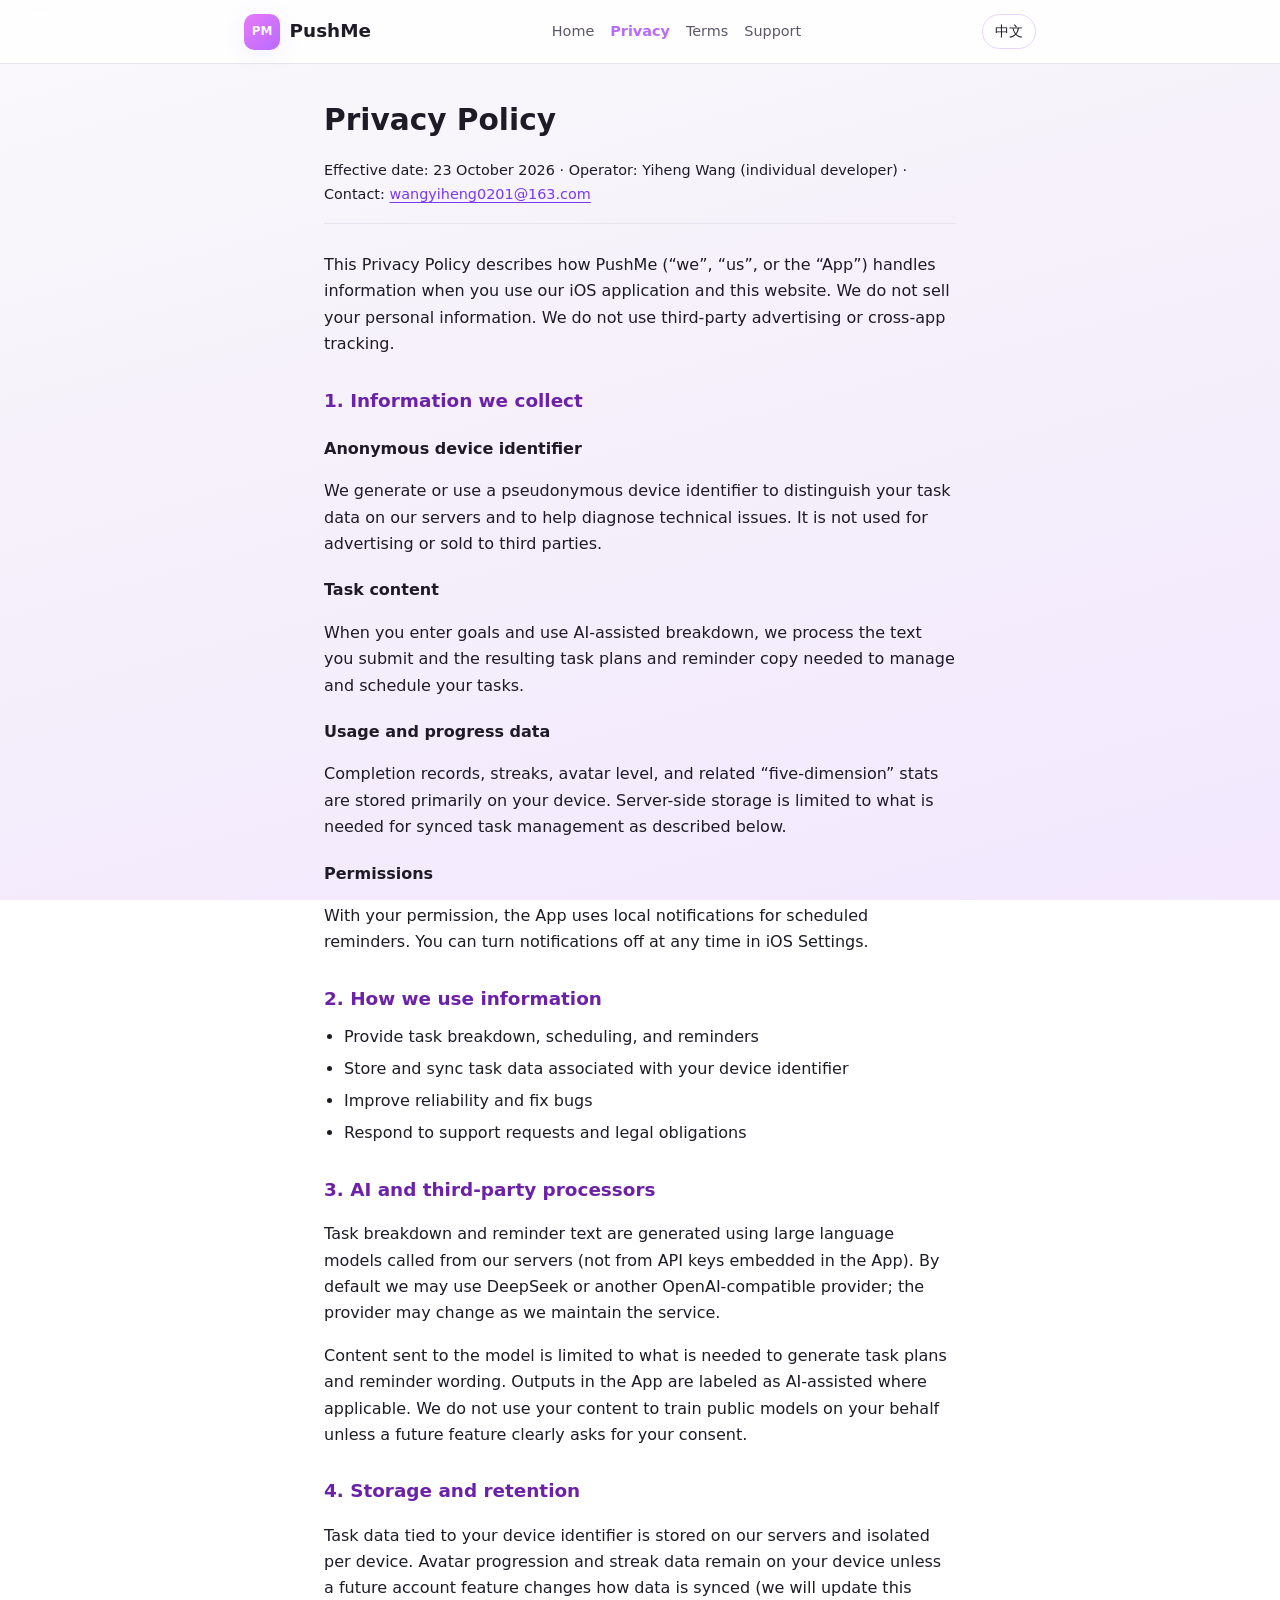
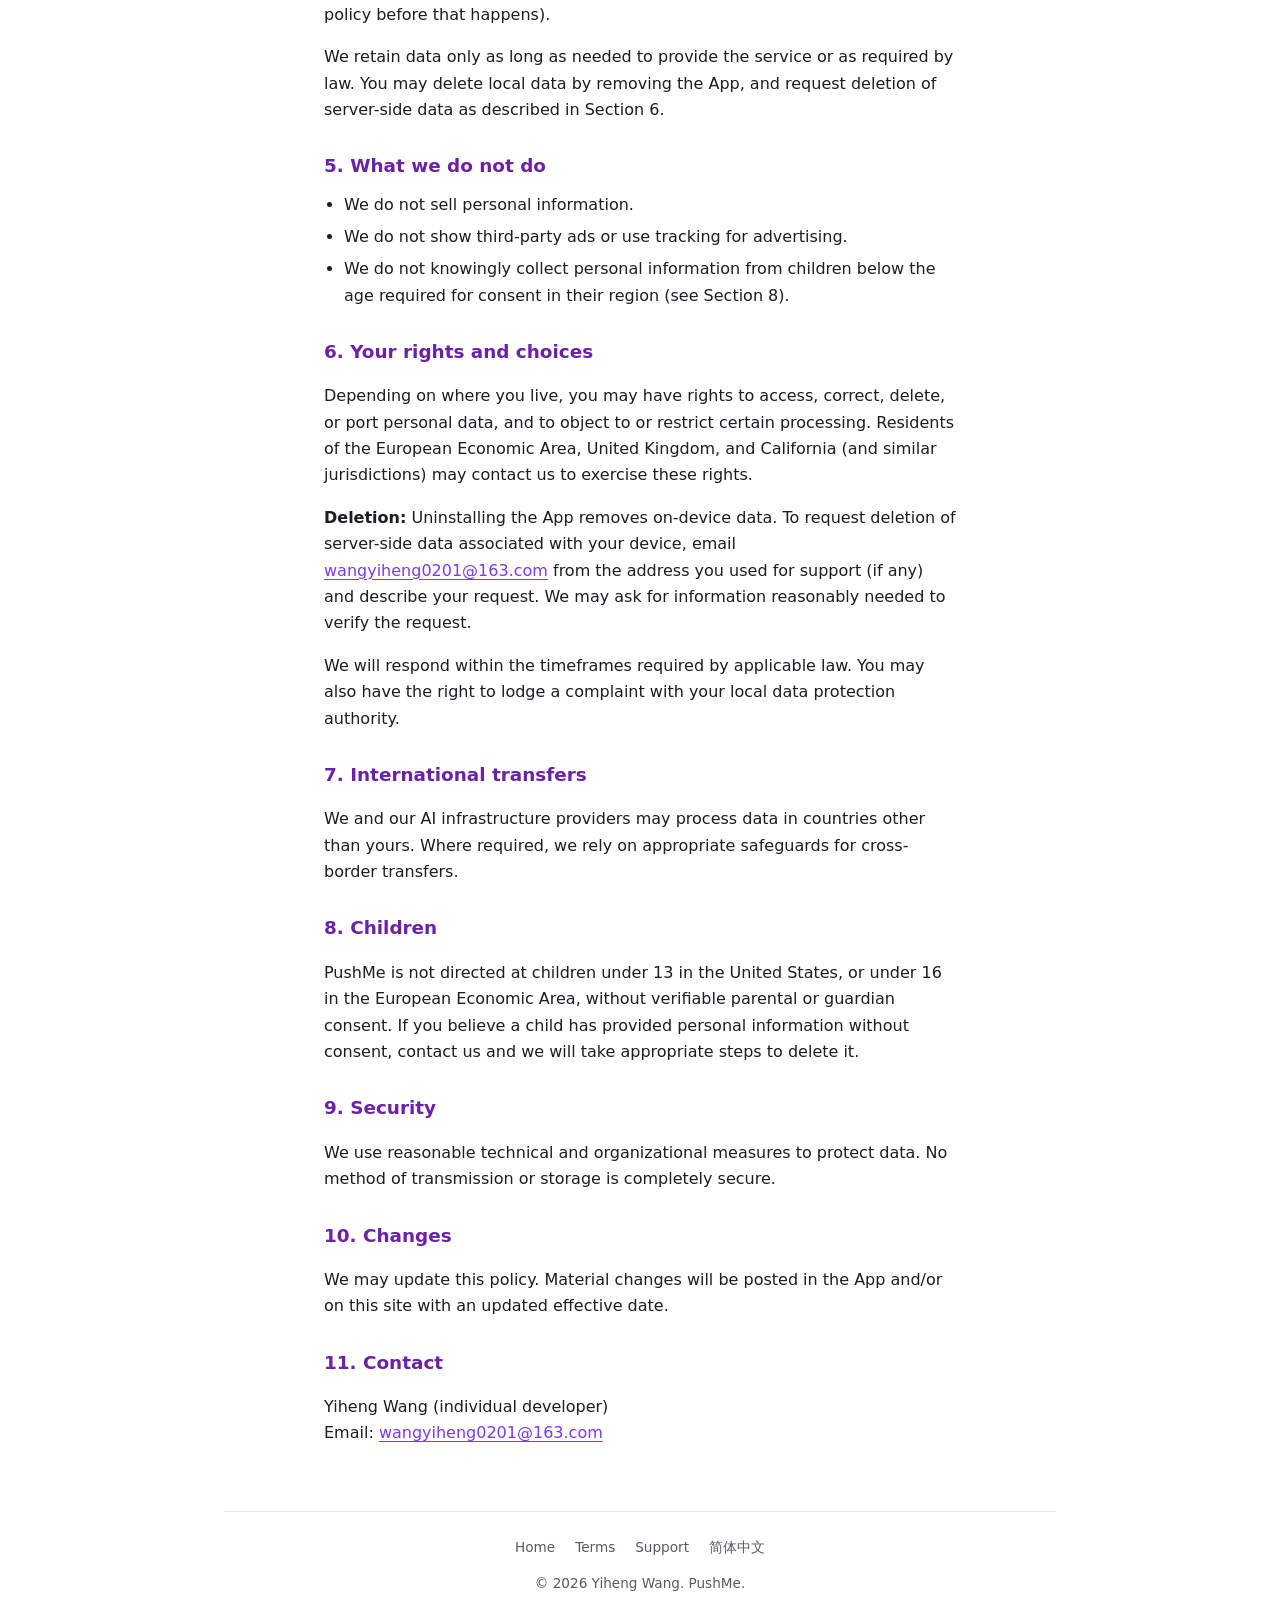
<file: privacy.html>
<!DOCTYPE html>
<html lang="en">
<head>
  <meta charset="utf-8">
  <meta name="viewport" content="width=device-width, initial-scale=1">
  <meta name="description" content="PushMe Privacy Policy">
  <title>Privacy Policy — PushMe</title>
  <link rel="stylesheet" href="assets/css/styles.css">
</head>
<body>
  <header class="site-header">
    <div class="header-inner">
      <a class="brand" href="index.html">
        <span class="brand-icon" aria-hidden="true">PM</span>
        PushMe
      </a>
      <nav class="nav" aria-label="Primary">
        <a href="index.html">Home</a>
        <a href="privacy.html" aria-current="page">Privacy</a>
        <a href="terms.html">Terms</a>
        <a href="support.html">Support</a>
      </nav>
      <a class="lang-toggle" href="zh/privacy.html" hreflang="zh-Hans">中文</a>
    </div>
  </header>

  <main class="legal-doc">
    <h1>Privacy Policy</h1>
    <p class="meta">Effective date: 23 October 2026 · Operator: Yiheng Wang (individual developer) · Contact: <a href="mailto:wangyiheng0201@163.com">wangyiheng0201@163.com</a></p>

    <p>This Privacy Policy describes how PushMe (“we”, “us”, or the “App”) handles information when you use our iOS application and this website. We do not sell your personal information. We do not use third-party advertising or cross-app tracking.</p>

    <h2>1. Information we collect</h2>
    <h3>Anonymous device identifier</h3>
    <p>We generate or use a pseudonymous device identifier to distinguish your task data on our servers and to help diagnose technical issues. It is not used for advertising or sold to third parties.</p>
    <h3>Task content</h3>
    <p>When you enter goals and use AI-assisted breakdown, we process the text you submit and the resulting task plans and reminder copy needed to manage and schedule your tasks.</p>
    <h3>Usage and progress data</h3>
    <p>Completion records, streaks, avatar level, and related “five-dimension” stats are stored primarily on your device. Server-side storage is limited to what is needed for synced task management as described below.</p>
    <h3>Permissions</h3>
    <p>With your permission, the App uses local notifications for scheduled reminders. You can turn notifications off at any time in iOS Settings.</p>

    <h2>2. How we use information</h2>
    <ul>
      <li>Provide task breakdown, scheduling, and reminders</li>
      <li>Store and sync task data associated with your device identifier</li>
      <li>Improve reliability and fix bugs</li>
      <li>Respond to support requests and legal obligations</li>
    </ul>

    <h2>3. AI and third-party processors</h2>
    <p>Task breakdown and reminder text are generated using large language models called from our servers (not from API keys embedded in the App). By default we may use DeepSeek or another OpenAI-compatible provider; the provider may change as we maintain the service.</p>
    <p>Content sent to the model is limited to what is needed to generate task plans and reminder wording. Outputs in the App are labeled as AI-assisted where applicable. We do not use your content to train public models on your behalf unless a future feature clearly asks for your consent.</p>

    <h2>4. Storage and retention</h2>
    <p>Task data tied to your device identifier is stored on our servers and isolated per device. Avatar progression and streak data remain on your device unless a future account feature changes how data is synced (we will update this policy before that happens).</p>
    <p>We retain data only as long as needed to provide the service or as required by law. You may delete local data by removing the App, and request deletion of server-side data as described in Section 6.</p>

    <h2>5. What we do not do</h2>
    <ul>
      <li>We do not sell personal information.</li>
      <li>We do not show third-party ads or use tracking for advertising.</li>
      <li>We do not knowingly collect personal information from children below the age required for consent in their region (see Section 8).</li>
    </ul>

    <h2>6. Your rights and choices</h2>
    <p>Depending on where you live, you may have rights to access, correct, delete, or port personal data, and to object to or restrict certain processing. Residents of the European Economic Area, United Kingdom, and California (and similar jurisdictions) may contact us to exercise these rights.</p>
    <p><strong>Deletion:</strong> Uninstalling the App removes on-device data. To request deletion of server-side data associated with your device, email <a href="mailto:wangyiheng0201@163.com">wangyiheng0201@163.com</a> from the address you used for support (if any) and describe your request. We may ask for information reasonably needed to verify the request.</p>
    <p>We will respond within the timeframes required by applicable law. You may also have the right to lodge a complaint with your local data protection authority.</p>

    <h2>7. International transfers</h2>
    <p>We and our AI infrastructure providers may process data in countries other than yours. Where required, we rely on appropriate safeguards for cross-border transfers.</p>

    <h2>8. Children</h2>
    <p>PushMe is not directed at children under 13 in the United States, or under 16 in the European Economic Area, without verifiable parental or guardian consent. If you believe a child has provided personal information without consent, contact us and we will take appropriate steps to delete it.</p>

    <h2>9. Security</h2>
    <p>We use reasonable technical and organizational measures to protect data. No method of transmission or storage is completely secure.</p>

    <h2>10. Changes</h2>
    <p>We may update this policy. Material changes will be posted in the App and/or on this site with an updated effective date.</p>

    <h2>11. Contact</h2>
    <p>Yiheng Wang (individual developer)<br>
    Email: <a href="mailto:wangyiheng0201@163.com">wangyiheng0201@163.com</a></p>
  </main>

  <footer class="site-footer">
    <nav aria-label="Footer">
      <a href="index.html">Home</a>
      <a href="terms.html">Terms</a>
      <a href="support.html">Support</a>
      <a href="zh/privacy.html">简体中文</a>
    </nav>
    <p>© 2026 Yiheng Wang. PushMe.</p>
  </footer>
</body>
</html>
</file>
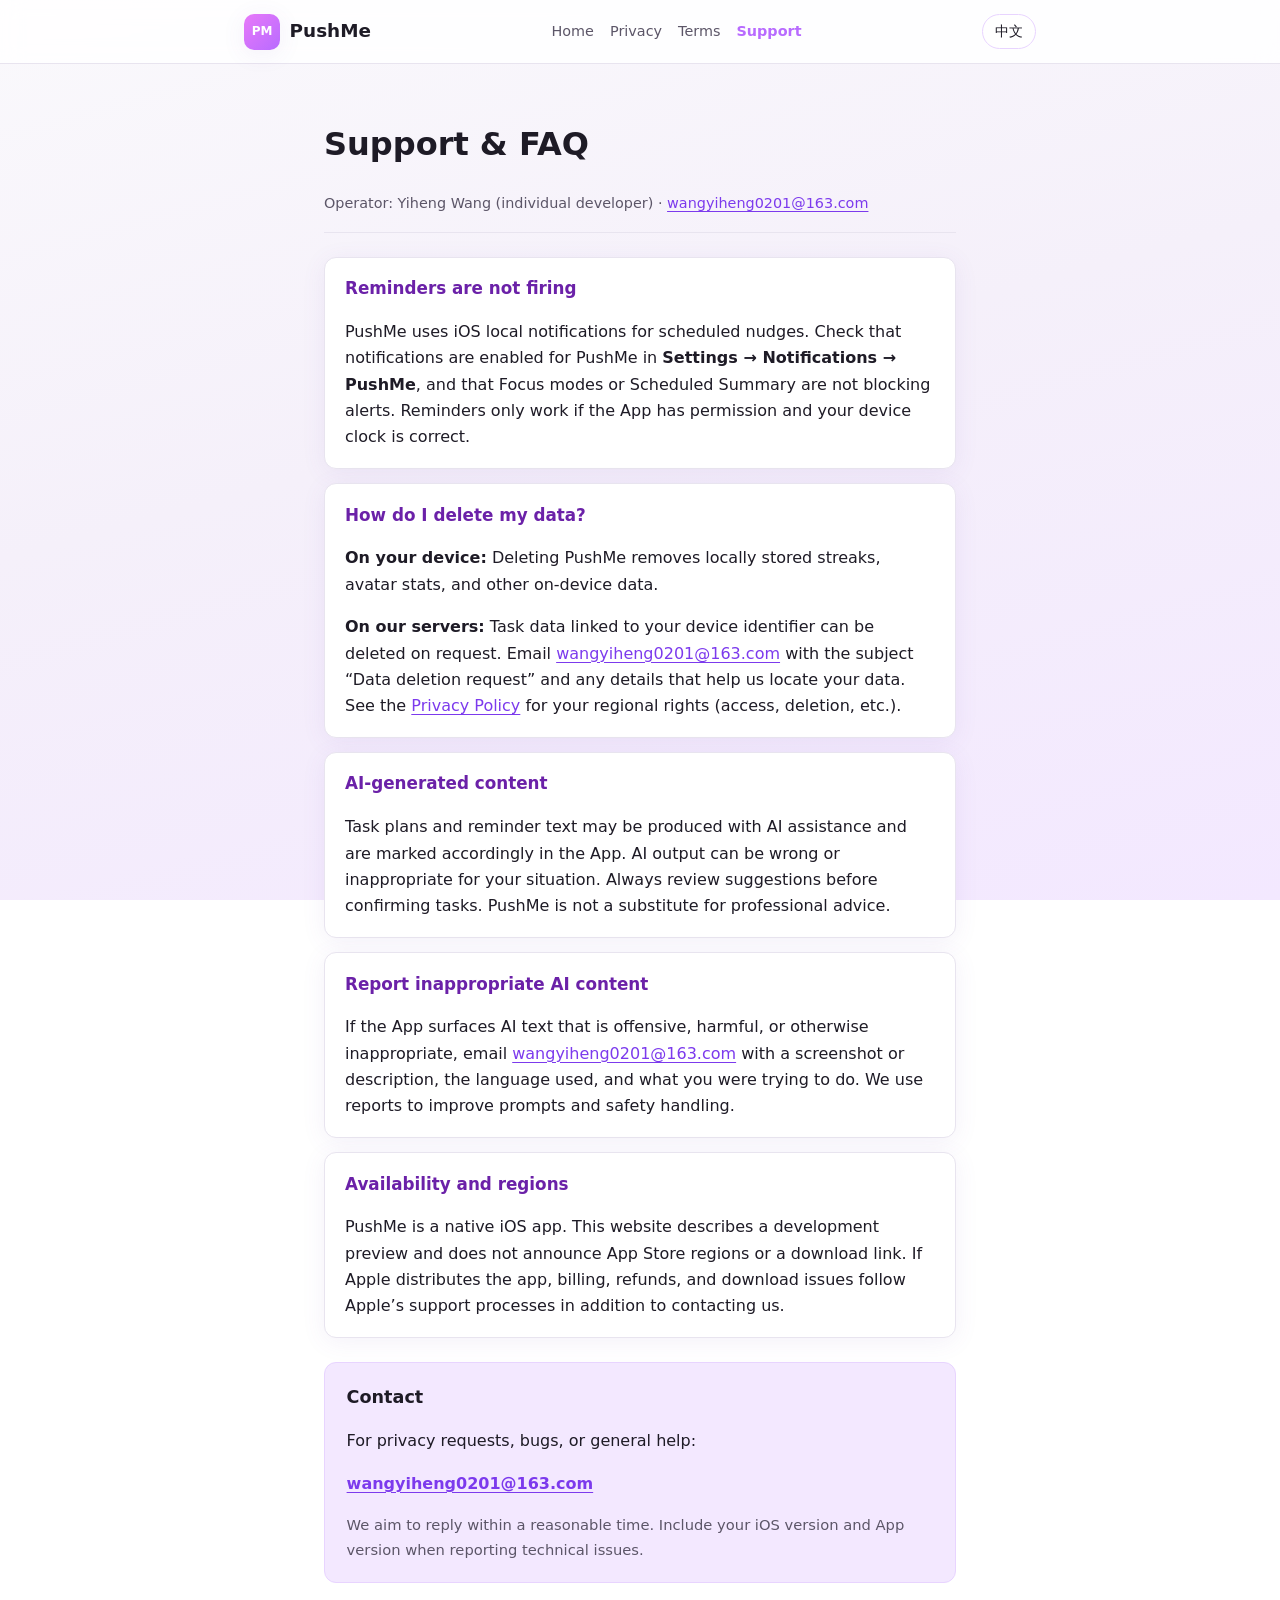
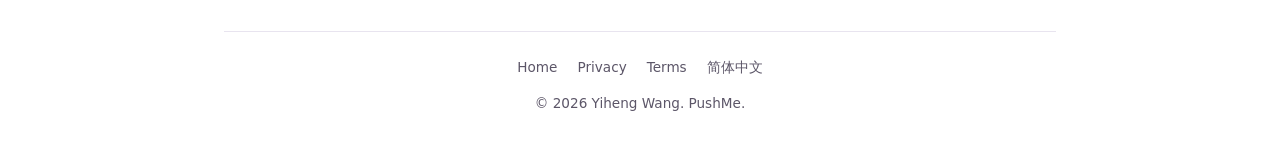
<file: support.html>
<!DOCTYPE html>
<html lang="en">
<head>
  <meta charset="utf-8">
  <meta name="viewport" content="width=device-width, initial-scale=1">
  <meta name="description" content="PushMe Support and FAQ">
  <title>Support — PushMe</title>
  <link rel="stylesheet" href="assets/css/styles.css">
</head>
<body>
  <header class="site-header">
    <div class="header-inner">
      <a class="brand" href="index.html">
        <span class="brand-icon" aria-hidden="true">PM</span>
        PushMe
      </a>
      <nav class="nav" aria-label="Primary">
        <a href="index.html">Home</a>
        <a href="privacy.html">Privacy</a>
        <a href="terms.html">Terms</a>
        <a href="support.html" aria-current="page">Support</a>
      </nav>
      <a class="lang-toggle" href="zh/support.html" hreflang="zh-Hans">中文</a>
    </div>
  </header>

  <main>
    <h1>Support &amp; FAQ</h1>
    <p class="meta" style="margin-bottom: 1.5rem;">Operator: Yiheng Wang (individual developer) · <a href="mailto:wangyiheng0201@163.com">wangyiheng0201@163.com</a></p>

    <article class="faq-item">
      <h2>Reminders are not firing</h2>
      <p>PushMe uses iOS local notifications for scheduled nudges. Check that notifications are enabled for PushMe in <strong>Settings → Notifications → PushMe</strong>, and that Focus modes or Scheduled Summary are not blocking alerts. Reminders only work if the App has permission and your device clock is correct.</p>
    </article>

    <article class="faq-item">
      <h2>How do I delete my data?</h2>
      <p><strong>On your device:</strong> Deleting PushMe removes locally stored streaks, avatar stats, and other on-device data.</p>
      <p><strong>On our servers:</strong> Task data linked to your device identifier can be deleted on request. Email <a href="mailto:wangyiheng0201@163.com">wangyiheng0201@163.com</a> with the subject “Data deletion request” and any details that help us locate your data. See the <a href="privacy.html">Privacy Policy</a> for your regional rights (access, deletion, etc.).</p>
    </article>

    <article class="faq-item">
      <h2>AI-generated content</h2>
      <p>Task plans and reminder text may be produced with AI assistance and are marked accordingly in the App. AI output can be wrong or inappropriate for your situation. Always review suggestions before confirming tasks. PushMe is not a substitute for professional advice.</p>
    </article>

    <article class="faq-item">
      <h2>Report inappropriate AI content</h2>
      <p>If the App surfaces AI text that is offensive, harmful, or otherwise inappropriate, email <a href="mailto:wangyiheng0201@163.com">wangyiheng0201@163.com</a> with a screenshot or description, the language used, and what you were trying to do. We use reports to improve prompts and safety handling.</p>
    </article>

    <article class="faq-item">
      <h2>Availability and regions</h2>
      <p>PushMe is a native iOS app. This website describes a development preview and does not announce App Store regions or a download link. If Apple distributes the app, billing, refunds, and download issues follow Apple’s support processes in addition to contacting us.</p>
    </article>

    <div class="contact-box">
      <h2 style="margin-top: 0; font-size: 1.1rem;">Contact</h2>
      <p>For privacy requests, bugs, or general help:</p>
      <p><a href="mailto:wangyiheng0201@163.com">wangyiheng0201@163.com</a></p>
      <p style="margin-bottom: 0; font-size: 0.92rem; color: var(--text-muted);">We aim to reply within a reasonable time. Include your iOS version and App version when reporting technical issues.</p>
    </div>
  </main>

  <footer class="site-footer">
    <nav aria-label="Footer">
      <a href="index.html">Home</a>
      <a href="privacy.html">Privacy</a>
      <a href="terms.html">Terms</a>
      <a href="zh/support.html">简体中文</a>
    </nav>
    <p>© 2026 Yiheng Wang. PushMe.</p>
  </footer>
</body>
</html>
</file>
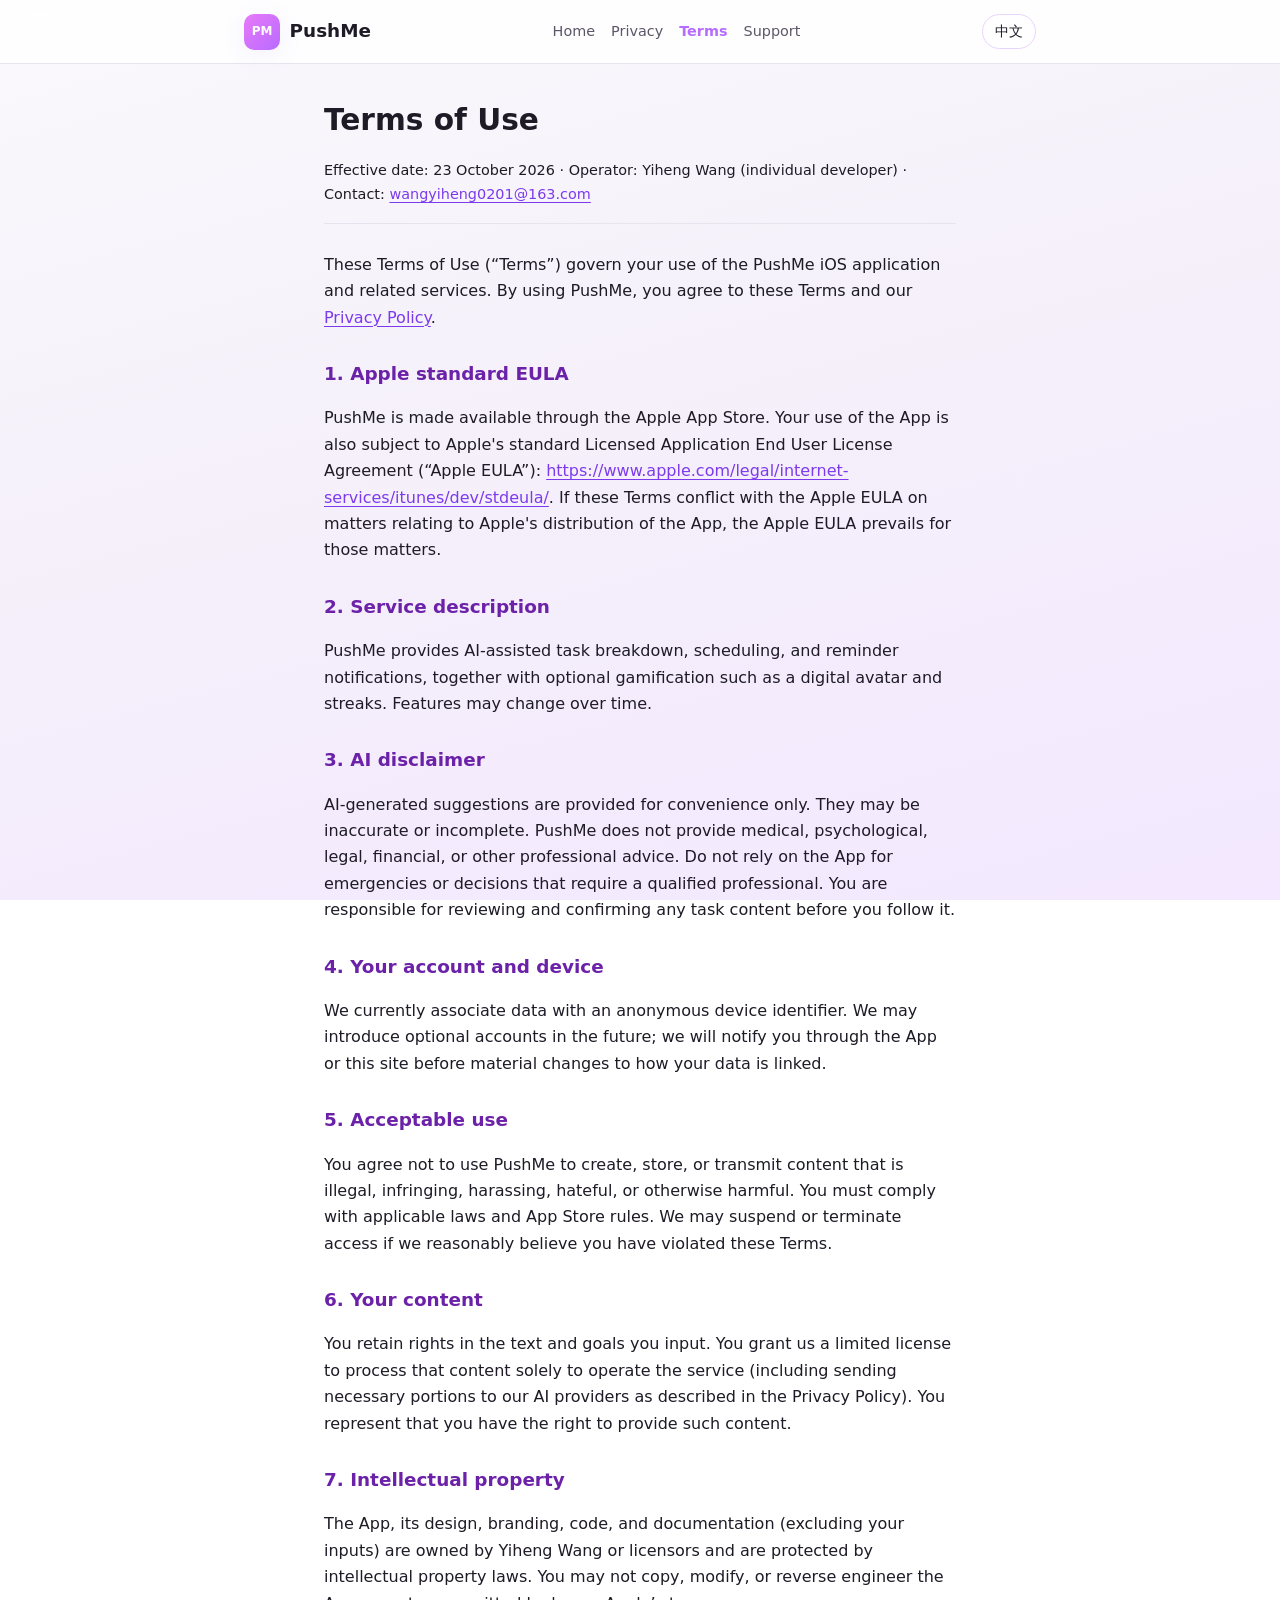
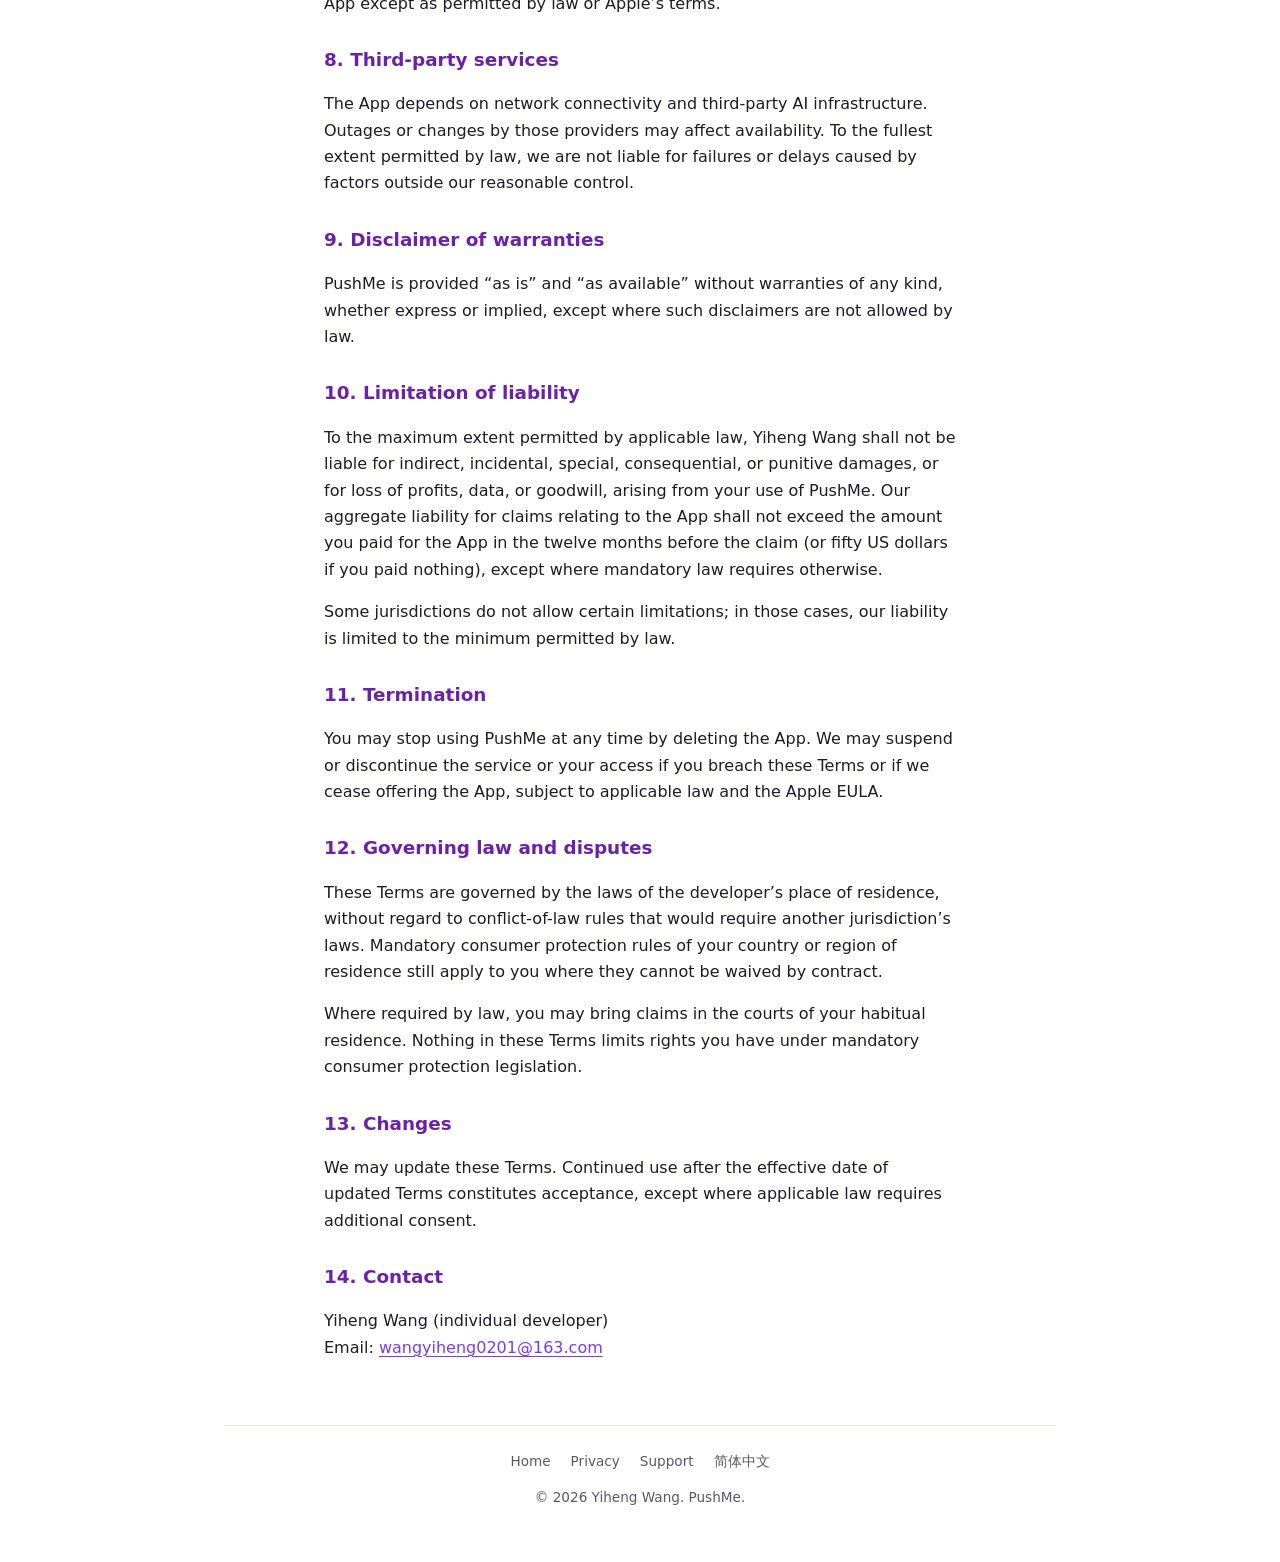
<file: terms.html>
<!DOCTYPE html>
<html lang="en">
<head>
  <meta charset="utf-8">
  <meta name="viewport" content="width=device-width, initial-scale=1">
  <meta name="description" content="PushMe Terms of Use">
  <title>Terms of Use — PushMe</title>
  <link rel="stylesheet" href="assets/css/styles.css">
</head>
<body>
  <header class="site-header">
    <div class="header-inner">
      <a class="brand" href="index.html">
        <span class="brand-icon" aria-hidden="true">PM</span>
        PushMe
      </a>
      <nav class="nav" aria-label="Primary">
        <a href="index.html">Home</a>
        <a href="privacy.html">Privacy</a>
        <a href="terms.html" aria-current="page">Terms</a>
        <a href="support.html">Support</a>
      </nav>
      <a class="lang-toggle" href="zh/terms.html" hreflang="zh-Hans">中文</a>
    </div>
  </header>

  <main class="legal-doc">
    <h1>Terms of Use</h1>
    <p class="meta">Effective date: 23 October 2026 · Operator: Yiheng Wang (individual developer) · Contact: <a href="mailto:wangyiheng0201@163.com">wangyiheng0201@163.com</a></p>

    <p>These Terms of Use (“Terms”) govern your use of the PushMe iOS application and related services. By using PushMe, you agree to these Terms and our <a href="privacy.html">Privacy Policy</a>.</p>

    <h2>1. Apple standard EULA</h2>
    <p>PushMe is made available through the Apple App Store. Your use of the App is also subject to Apple's standard Licensed Application End User License Agreement (“Apple EULA”): <a href="https://www.apple.com/legal/internet-services/itunes/dev/stdeula/" rel="noopener noreferrer">https://www.apple.com/legal/internet-services/itunes/dev/stdeula/</a>. If these Terms conflict with the Apple EULA on matters relating to Apple's distribution of the App, the Apple EULA prevails for those matters.</p>

    <h2>2. Service description</h2>
    <p>PushMe provides AI-assisted task breakdown, scheduling, and reminder notifications, together with optional gamification such as a digital avatar and streaks. Features may change over time.</p>

    <h2>3. AI disclaimer</h2>
    <p>AI-generated suggestions are provided for convenience only. They may be inaccurate or incomplete. PushMe does not provide medical, psychological, legal, financial, or other professional advice. Do not rely on the App for emergencies or decisions that require a qualified professional. You are responsible for reviewing and confirming any task content before you follow it.</p>

    <h2>4. Your account and device</h2>
    <p>We currently associate data with an anonymous device identifier. We may introduce optional accounts in the future; we will notify you through the App or this site before material changes to how your data is linked.</p>

    <h2>5. Acceptable use</h2>
    <p>You agree not to use PushMe to create, store, or transmit content that is illegal, infringing, harassing, hateful, or otherwise harmful. You must comply with applicable laws and App Store rules. We may suspend or terminate access if we reasonably believe you have violated these Terms.</p>

    <h2>6. Your content</h2>
    <p>You retain rights in the text and goals you input. You grant us a limited license to process that content solely to operate the service (including sending necessary portions to our AI providers as described in the Privacy Policy). You represent that you have the right to provide such content.</p>

    <h2>7. Intellectual property</h2>
    <p>The App, its design, branding, code, and documentation (excluding your inputs) are owned by Yiheng Wang or licensors and are protected by intellectual property laws. You may not copy, modify, or reverse engineer the App except as permitted by law or Apple’s terms.</p>

    <h2>8. Third-party services</h2>
    <p>The App depends on network connectivity and third-party AI infrastructure. Outages or changes by those providers may affect availability. To the fullest extent permitted by law, we are not liable for failures or delays caused by factors outside our reasonable control.</p>

    <h2>9. Disclaimer of warranties</h2>
    <p>PushMe is provided “as is” and “as available” without warranties of any kind, whether express or implied, except where such disclaimers are not allowed by law.</p>

    <h2>10. Limitation of liability</h2>
    <p>To the maximum extent permitted by applicable law, Yiheng Wang shall not be liable for indirect, incidental, special, consequential, or punitive damages, or for loss of profits, data, or goodwill, arising from your use of PushMe. Our aggregate liability for claims relating to the App shall not exceed the amount you paid for the App in the twelve months before the claim (or fifty US dollars if you paid nothing), except where mandatory law requires otherwise.</p>
    <p>Some jurisdictions do not allow certain limitations; in those cases, our liability is limited to the minimum permitted by law.</p>

    <h2>11. Termination</h2>
    <p>You may stop using PushMe at any time by deleting the App. We may suspend or discontinue the service or your access if you breach these Terms or if we cease offering the App, subject to applicable law and the Apple EULA.</p>

    <h2>12. Governing law and disputes</h2>
    <p>These Terms are governed by the laws of the developer’s place of residence, without regard to conflict-of-law rules that would require another jurisdiction’s laws. Mandatory consumer protection rules of your country or region of residence still apply to you where they cannot be waived by contract.</p>
    <p>Where required by law, you may bring claims in the courts of your habitual residence. Nothing in these Terms limits rights you have under mandatory consumer protection legislation.</p>

    <h2>13. Changes</h2>
    <p>We may update these Terms. Continued use after the effective date of updated Terms constitutes acceptance, except where applicable law requires additional consent.</p>

    <h2>14. Contact</h2>
    <p>Yiheng Wang (individual developer)<br>
    Email: <a href="mailto:wangyiheng0201@163.com">wangyiheng0201@163.com</a></p>
  </main>

  <footer class="site-footer">
    <nav aria-label="Footer">
      <a href="index.html">Home</a>
      <a href="privacy.html">Privacy</a>
      <a href="support.html">Support</a>
      <a href="zh/terms.html">简体中文</a>
    </nav>
    <p>© 2026 Yiheng Wang. PushMe.</p>
  </footer>
</body>
</html>
</file>
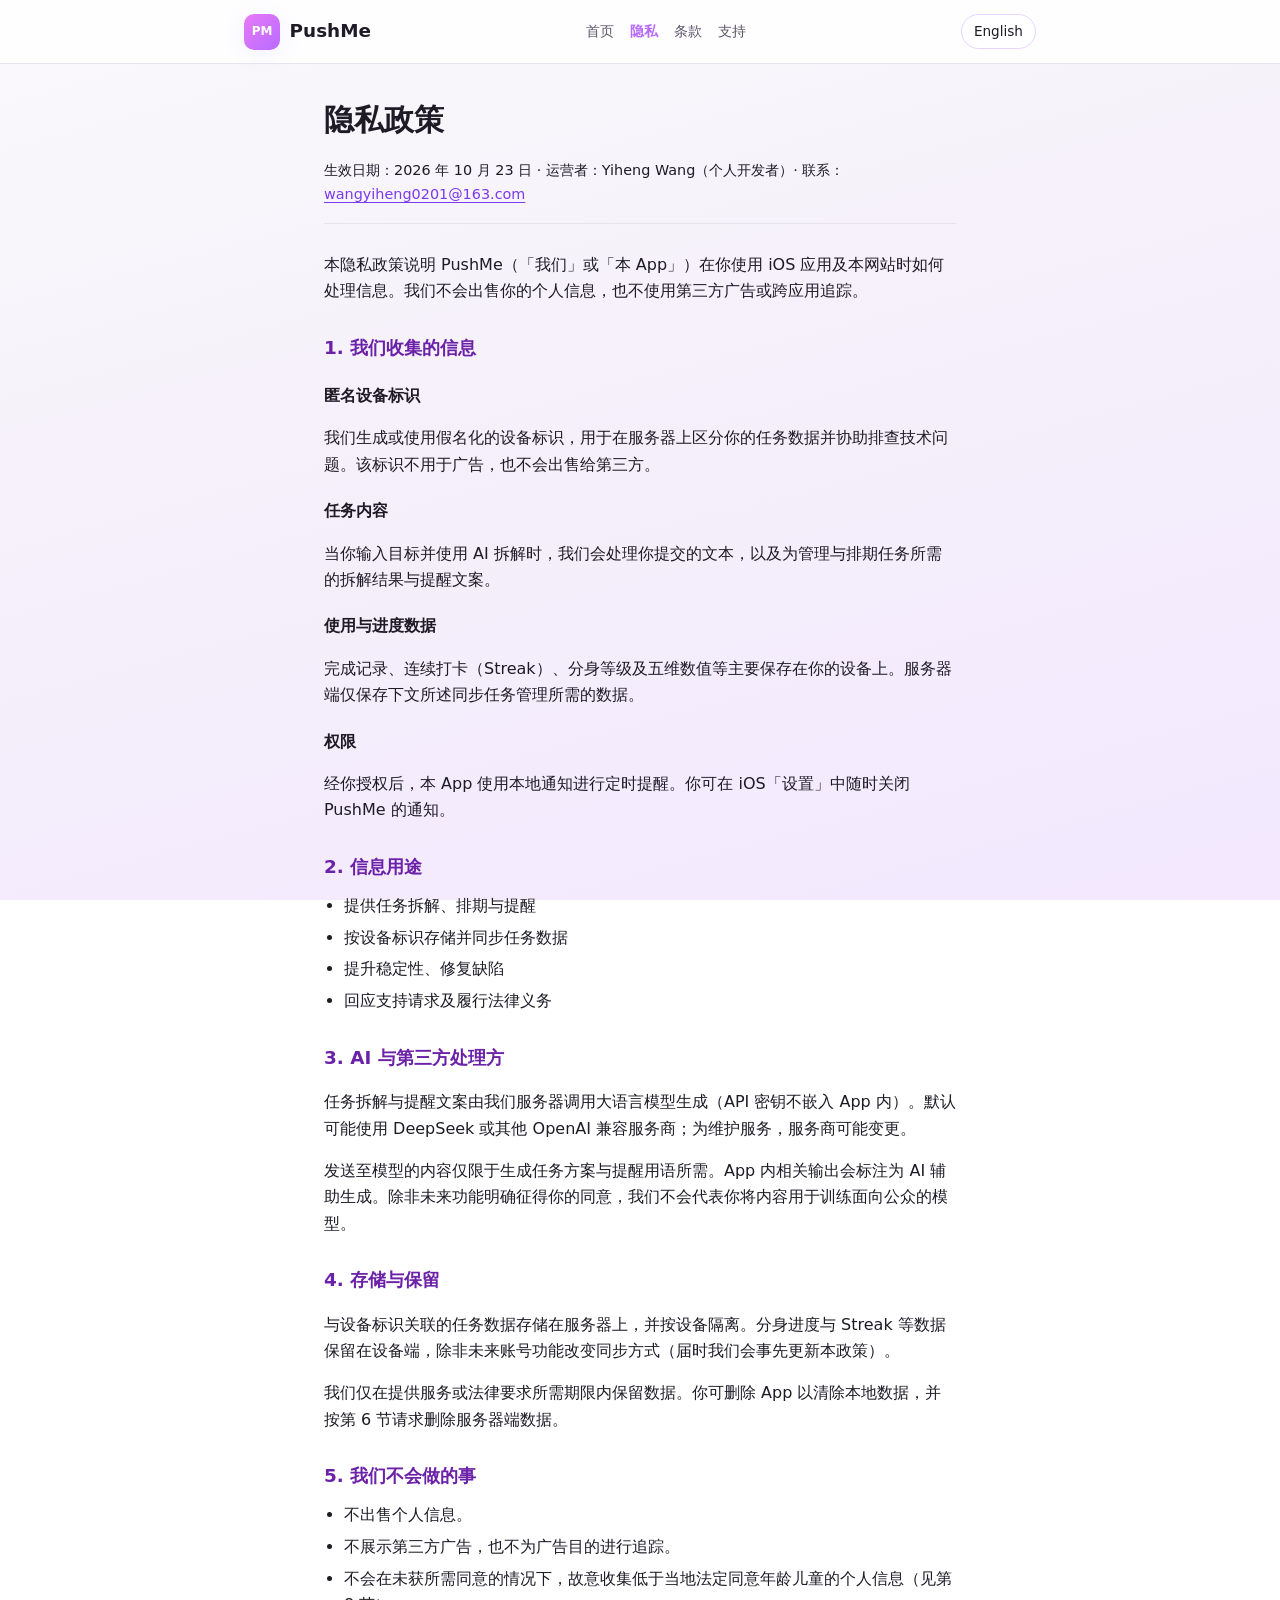
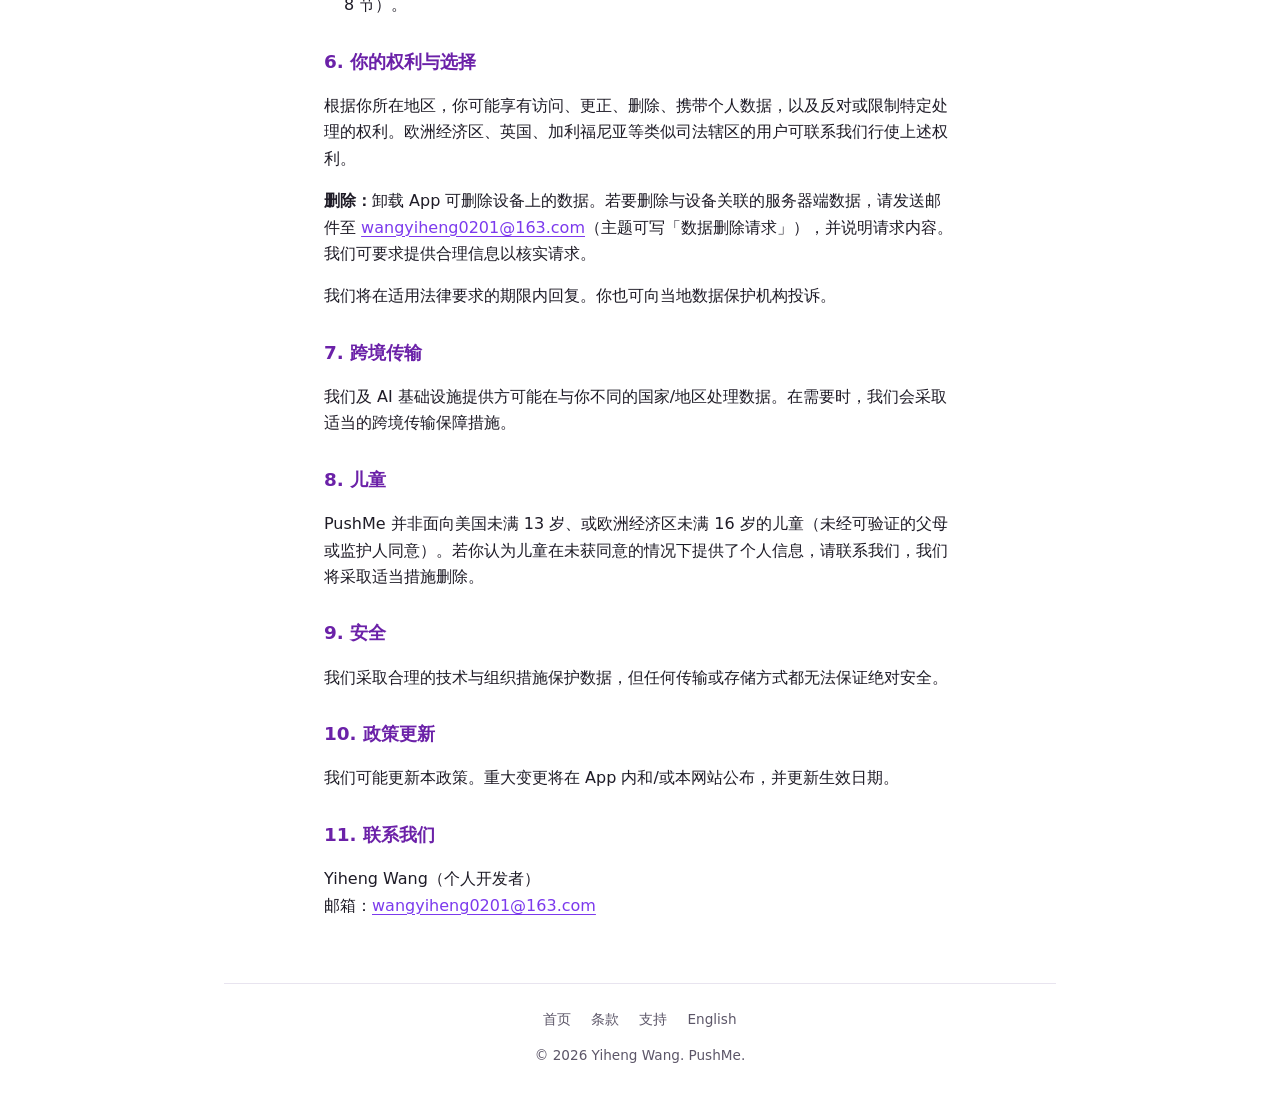
<file: zh/privacy.html>
<!DOCTYPE html>
<html lang="zh-Hans">
<head>
  <meta charset="utf-8">
  <meta name="viewport" content="width=device-width, initial-scale=1">
  <meta name="description" content="PushMe 隐私政策">
  <title>隐私政策 — PushMe</title>
  <link rel="stylesheet" href="../assets/css/styles.css">
</head>
<body>
  <header class="site-header">
    <div class="header-inner">
      <a class="brand" href="index.html">
        <span class="brand-icon" aria-hidden="true">PM</span>
        PushMe
      </a>
      <nav class="nav" aria-label="主导航">
        <a href="index.html">首页</a>
        <a href="privacy.html" aria-current="page">隐私</a>
        <a href="terms.html">条款</a>
        <a href="support.html">支持</a>
      </nav>
      <a class="lang-toggle" href="../privacy.html" hreflang="en">English</a>
    </div>
  </header>

  <main class="legal-doc">
    <h1>隐私政策</h1>
    <p class="meta">生效日期：2026 年 10 月 23 日 · 运营者：Yiheng Wang（个人开发者）· 联系：<a href="mailto:wangyiheng0201@163.com">wangyiheng0201@163.com</a></p>

    <p>本隐私政策说明 PushMe（「我们」或「本 App」）在你使用 iOS 应用及本网站时如何处理信息。我们不会出售你的个人信息，也不使用第三方广告或跨应用追踪。</p>

    <h2>1. 我们收集的信息</h2>
    <h3>匿名设备标识</h3>
    <p>我们生成或使用假名化的设备标识，用于在服务器上区分你的任务数据并协助排查技术问题。该标识不用于广告，也不会出售给第三方。</p>
    <h3>任务内容</h3>
    <p>当你输入目标并使用 AI 拆解时，我们会处理你提交的文本，以及为管理与排期任务所需的拆解结果与提醒文案。</p>
    <h3>使用与进度数据</h3>
    <p>完成记录、连续打卡（Streak）、分身等级及五维数值等主要保存在你的设备上。服务器端仅保存下文所述同步任务管理所需的数据。</p>
    <h3>权限</h3>
    <p>经你授权后，本 App 使用本地通知进行定时提醒。你可在 iOS「设置」中随时关闭 PushMe 的通知。</p>

    <h2>2. 信息用途</h2>
    <ul>
      <li>提供任务拆解、排期与提醒</li>
      <li>按设备标识存储并同步任务数据</li>
      <li>提升稳定性、修复缺陷</li>
      <li>回应支持请求及履行法律义务</li>
    </ul>

    <h2>3. AI 与第三方处理方</h2>
    <p>任务拆解与提醒文案由我们服务器调用大语言模型生成（API 密钥不嵌入 App 内）。默认可能使用 DeepSeek 或其他 OpenAI 兼容服务商；为维护服务，服务商可能变更。</p>
    <p>发送至模型的内容仅限于生成任务方案与提醒用语所需。App 内相关输出会标注为 AI 辅助生成。除非未来功能明确征得你的同意，我们不会代表你将内容用于训练面向公众的模型。</p>

    <h2>4. 存储与保留</h2>
    <p>与设备标识关联的任务数据存储在服务器上，并按设备隔离。分身进度与 Streak 等数据保留在设备端，除非未来账号功能改变同步方式（届时我们会事先更新本政策）。</p>
    <p>我们仅在提供服务或法律要求所需期限内保留数据。你可删除 App 以清除本地数据，并按第 6 节请求删除服务器端数据。</p>

    <h2>5. 我们不会做的事</h2>
    <ul>
      <li>不出售个人信息。</li>
      <li>不展示第三方广告，也不为广告目的进行追踪。</li>
      <li>不会在未获所需同意的情况下，故意收集低于当地法定同意年龄儿童的个人信息（见第 8 节）。</li>
    </ul>

    <h2>6. 你的权利与选择</h2>
    <p>根据你所在地区，你可能享有访问、更正、删除、携带个人数据，以及反对或限制特定处理的权利。欧洲经济区、英国、加利福尼亚等类似司法辖区的用户可联系我们行使上述权利。</p>
    <p><strong>删除：</strong>卸载 App 可删除设备上的数据。若要删除与设备关联的服务器端数据，请发送邮件至 <a href="mailto:wangyiheng0201@163.com">wangyiheng0201@163.com</a>（主题可写「数据删除请求」），并说明请求内容。我们可要求提供合理信息以核实请求。</p>
    <p>我们将在适用法律要求的期限内回复。你也可向当地数据保护机构投诉。</p>

    <h2>7. 跨境传输</h2>
    <p>我们及 AI 基础设施提供方可能在与你不同的国家/地区处理数据。在需要时，我们会采取适当的跨境传输保障措施。</p>

    <h2>8. 儿童</h2>
    <p>PushMe 并非面向美国未满 13 岁、或欧洲经济区未满 16 岁的儿童（未经可验证的父母或监护人同意）。若你认为儿童在未获同意的情况下提供了个人信息，请联系我们，我们将采取适当措施删除。</p>

    <h2>9. 安全</h2>
    <p>我们采取合理的技术与组织措施保护数据，但任何传输或存储方式都无法保证绝对安全。</p>

    <h2>10. 政策更新</h2>
    <p>我们可能更新本政策。重大变更将在 App 内和/或本网站公布，并更新生效日期。</p>

    <h2>11. 联系我们</h2>
    <p>Yiheng Wang（个人开发者）<br>
    邮箱：<a href="mailto:wangyiheng0201@163.com">wangyiheng0201@163.com</a></p>
  </main>

  <footer class="site-footer">
    <nav aria-label="页脚">
      <a href="index.html">首页</a>
      <a href="terms.html">条款</a>
      <a href="support.html">支持</a>
      <a href="../privacy.html">English</a>
    </nav>
    <p>© 2026 Yiheng Wang. PushMe.</p>
  </footer>
</body>
</html>
</file>
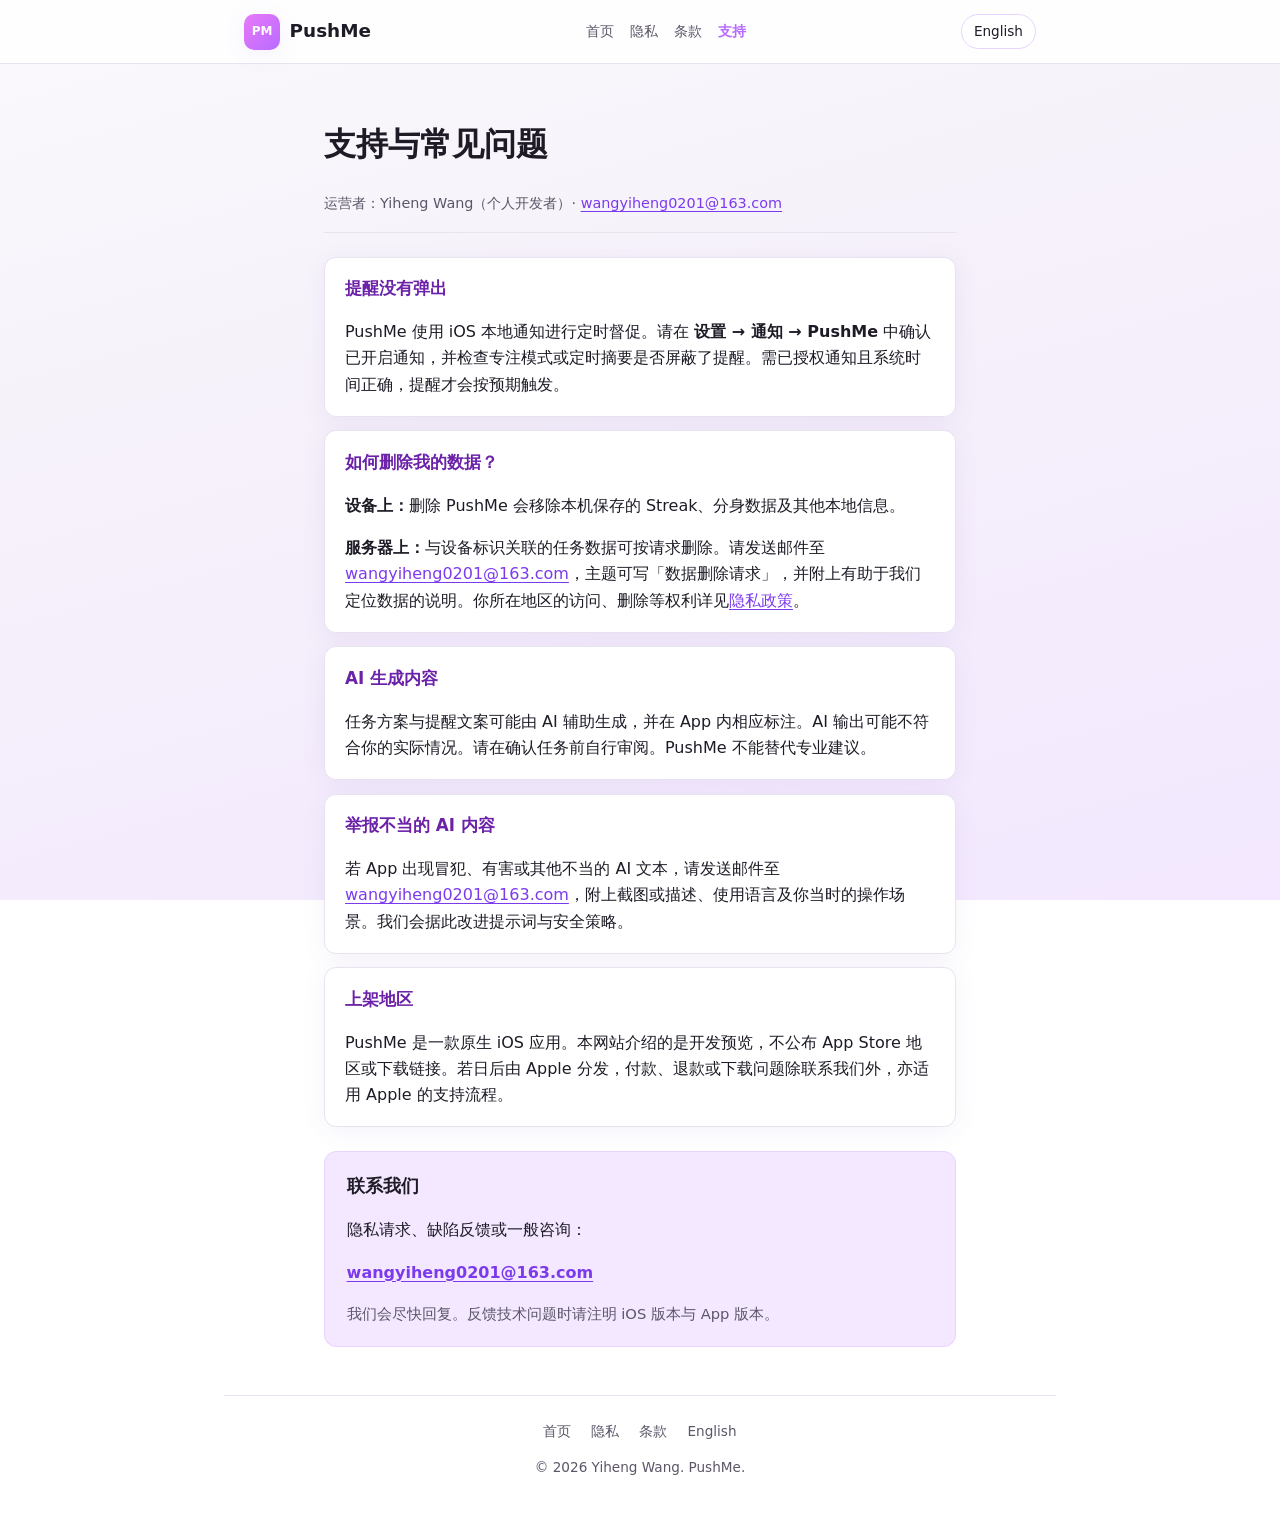
<file: zh/support.html>
<!DOCTYPE html>
<html lang="zh-Hans">
<head>
  <meta charset="utf-8">
  <meta name="viewport" content="width=device-width, initial-scale=1">
  <meta name="description" content="PushMe 支持与常见问题">
  <title>支持 — PushMe</title>
  <link rel="stylesheet" href="../assets/css/styles.css">
</head>
<body>
  <header class="site-header">
    <div class="header-inner">
      <a class="brand" href="index.html">
        <span class="brand-icon" aria-hidden="true">PM</span>
        PushMe
      </a>
      <nav class="nav" aria-label="主导航">
        <a href="index.html">首页</a>
        <a href="privacy.html">隐私</a>
        <a href="terms.html">条款</a>
        <a href="support.html" aria-current="page">支持</a>
      </nav>
      <a class="lang-toggle" href="../support.html" hreflang="en">English</a>
    </div>
  </header>

  <main>
    <h1>支持与常见问题</h1>
    <p class="meta" style="margin-bottom: 1.5rem;">运营者：Yiheng Wang（个人开发者）· <a href="mailto:wangyiheng0201@163.com">wangyiheng0201@163.com</a></p>

    <article class="faq-item">
      <h2>提醒没有弹出</h2>
      <p>PushMe 使用 iOS 本地通知进行定时督促。请在 <strong>设置 → 通知 → PushMe</strong> 中确认已开启通知，并检查专注模式或定时摘要是否屏蔽了提醒。需已授权通知且系统时间正确，提醒才会按预期触发。</p>
    </article>

    <article class="faq-item">
      <h2>如何删除我的数据？</h2>
      <p><strong>设备上：</strong>删除 PushMe 会移除本机保存的 Streak、分身数据及其他本地信息。</p>
      <p><strong>服务器上：</strong>与设备标识关联的任务数据可按请求删除。请发送邮件至 <a href="mailto:wangyiheng0201@163.com">wangyiheng0201@163.com</a>，主题可写「数据删除请求」，并附上有助于我们定位数据的说明。你所在地区的访问、删除等权利详见<a href="privacy.html">隐私政策</a>。</p>
    </article>

    <article class="faq-item">
      <h2>AI 生成内容</h2>
      <p>任务方案与提醒文案可能由 AI 辅助生成，并在 App 内相应标注。AI 输出可能不符合你的实际情况。请在确认任务前自行审阅。PushMe 不能替代专业建议。</p>
    </article>

    <article class="faq-item">
      <h2>举报不当的 AI 内容</h2>
      <p>若 App 出现冒犯、有害或其他不当的 AI 文本，请发送邮件至 <a href="mailto:wangyiheng0201@163.com">wangyiheng0201@163.com</a>，附上截图或描述、使用语言及你当时的操作场景。我们会据此改进提示词与安全策略。</p>
    </article>

    <article class="faq-item">
      <h2>上架地区</h2>
      <p>PushMe 是一款原生 iOS 应用。本网站介绍的是开发预览，不公布 App Store 地区或下载链接。若日后由 Apple 分发，付款、退款或下载问题除联系我们外，亦适用 Apple 的支持流程。</p>
    </article>

    <div class="contact-box">
      <h2 style="margin-top: 0; font-size: 1.1rem;">联系我们</h2>
      <p>隐私请求、缺陷反馈或一般咨询：</p>
      <p><a href="mailto:wangyiheng0201@163.com">wangyiheng0201@163.com</a></p>
      <p style="margin-bottom: 0; font-size: 0.92rem; color: var(--text-muted);">我们会尽快回复。反馈技术问题时请注明 iOS 版本与 App 版本。</p>
    </div>
  </main>

  <footer class="site-footer">
    <nav aria-label="页脚">
      <a href="index.html">首页</a>
      <a href="privacy.html">隐私</a>
      <a href="terms.html">条款</a>
      <a href="../support.html">English</a>
    </nav>
    <p>© 2026 Yiheng Wang. PushMe.</p>
  </footer>
</body>
</html>
</file>
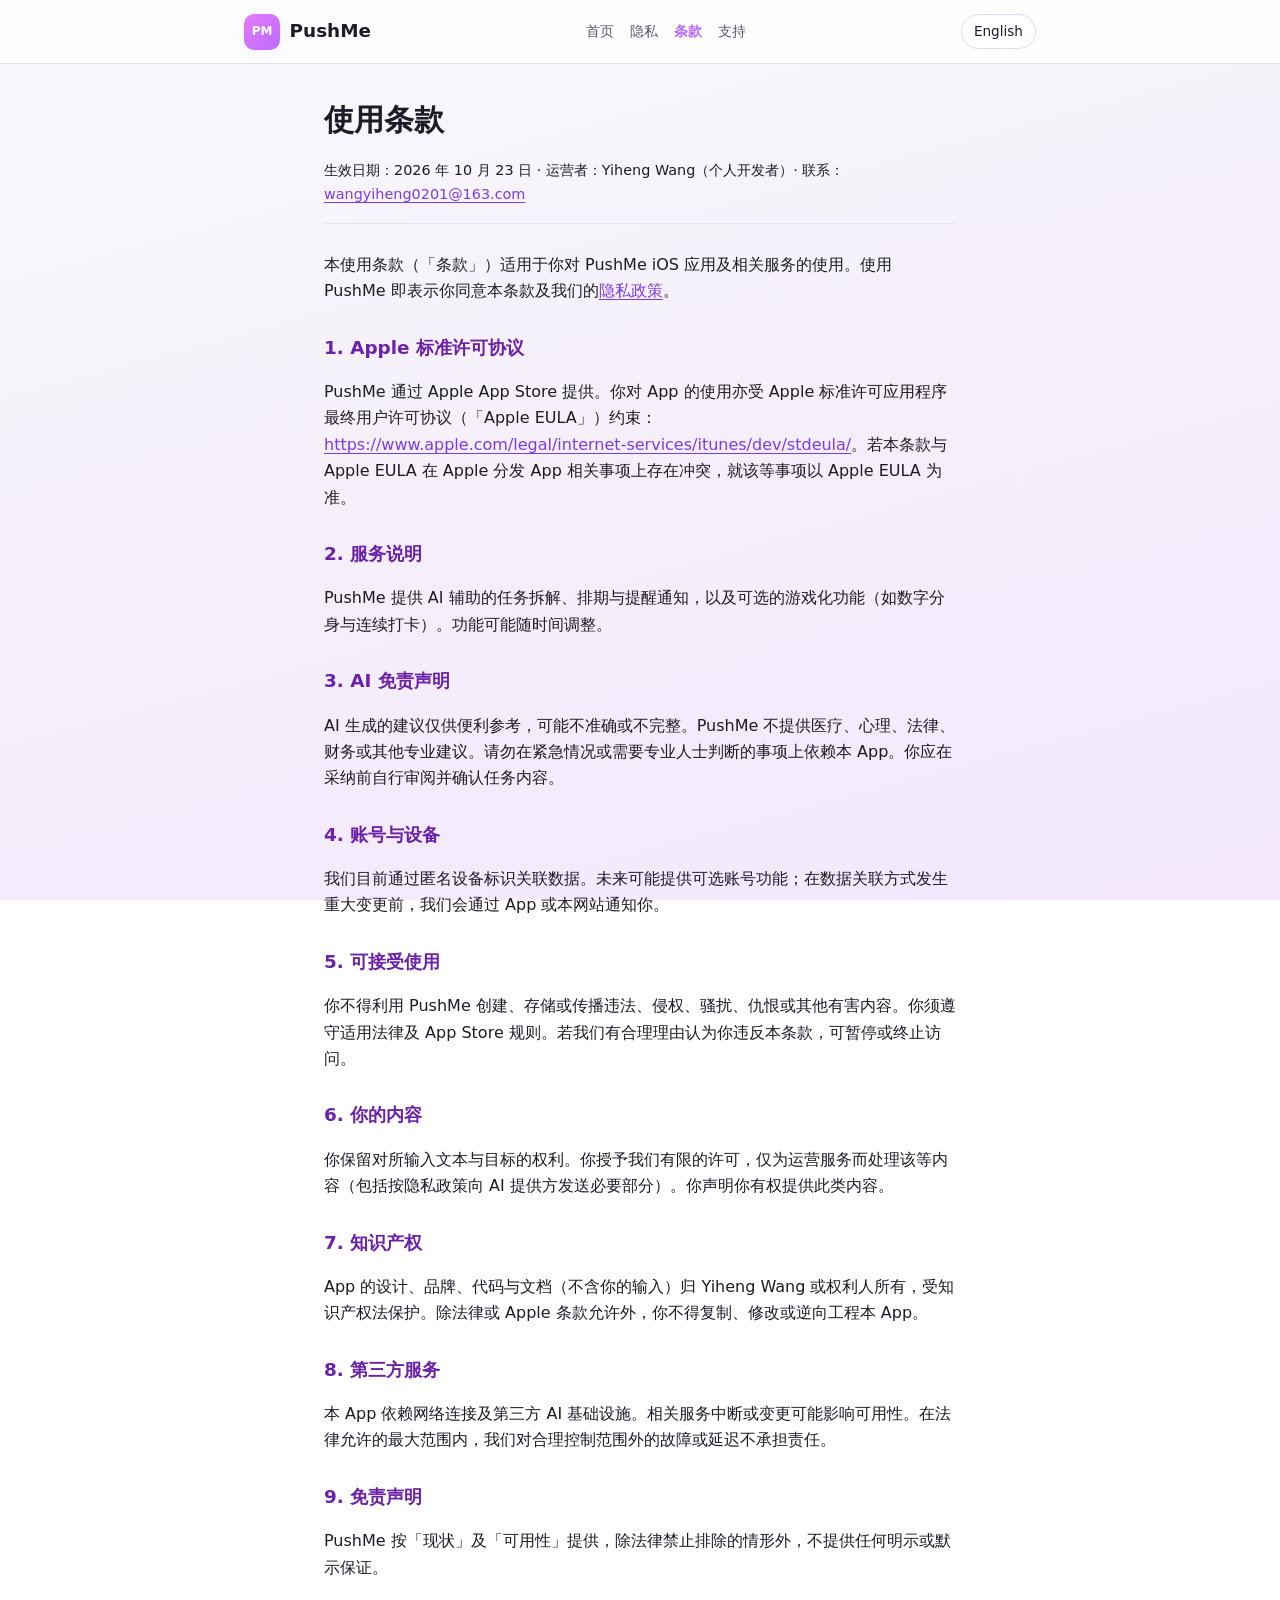
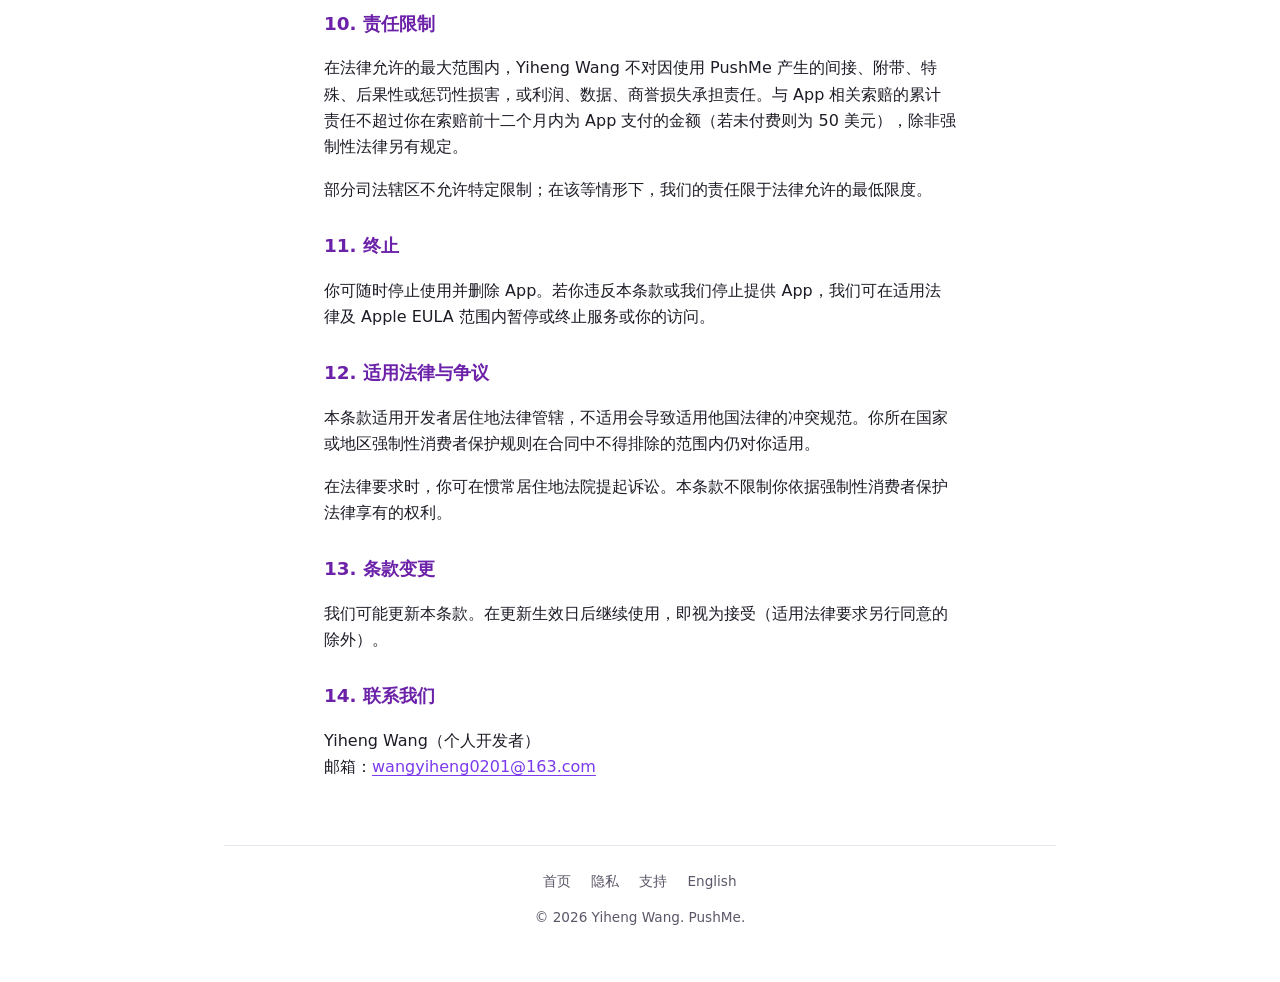
<file: zh/terms.html>
<!DOCTYPE html>
<html lang="zh-Hans">
<head>
  <meta charset="utf-8">
  <meta name="viewport" content="width=device-width, initial-scale=1">
  <meta name="description" content="PushMe 使用条款">
  <title>使用条款 — PushMe</title>
  <link rel="stylesheet" href="../assets/css/styles.css">
</head>
<body>
  <header class="site-header">
    <div class="header-inner">
      <a class="brand" href="index.html">
        <span class="brand-icon" aria-hidden="true">PM</span>
        PushMe
      </a>
      <nav class="nav" aria-label="主导航">
        <a href="index.html">首页</a>
        <a href="privacy.html">隐私</a>
        <a href="terms.html" aria-current="page">条款</a>
        <a href="support.html">支持</a>
      </nav>
      <a class="lang-toggle" href="../terms.html" hreflang="en">English</a>
    </div>
  </header>

  <main class="legal-doc">
    <h1>使用条款</h1>
    <p class="meta">生效日期：2026 年 10 月 23 日 · 运营者：Yiheng Wang（个人开发者）· 联系：<a href="mailto:wangyiheng0201@163.com">wangyiheng0201@163.com</a></p>

    <p>本使用条款（「条款」）适用于你对 PushMe iOS 应用及相关服务的使用。使用 PushMe 即表示你同意本条款及我们的<a href="privacy.html">隐私政策</a>。</p>

    <h2>1. Apple 标准许可协议</h2>
    <p>PushMe 通过 Apple App Store 提供。你对 App 的使用亦受 Apple 标准许可应用程序最终用户许可协议（「Apple EULA」）约束：<a href="https://www.apple.com/legal/internet-services/itunes/dev/stdeula/" rel="noopener noreferrer">https://www.apple.com/legal/internet-services/itunes/dev/stdeula/</a>。若本条款与 Apple EULA 在 Apple 分发 App 相关事项上存在冲突，就该等事项以 Apple EULA 为准。</p>

    <h2>2. 服务说明</h2>
    <p>PushMe 提供 AI 辅助的任务拆解、排期与提醒通知，以及可选的游戏化功能（如数字分身与连续打卡）。功能可能随时间调整。</p>

    <h2>3. AI 免责声明</h2>
    <p>AI 生成的建议仅供便利参考，可能不准确或不完整。PushMe 不提供医疗、心理、法律、财务或其他专业建议。请勿在紧急情况或需要专业人士判断的事项上依赖本 App。你应在采纳前自行审阅并确认任务内容。</p>

    <h2>4. 账号与设备</h2>
    <p>我们目前通过匿名设备标识关联数据。未来可能提供可选账号功能；在数据关联方式发生重大变更前，我们会通过 App 或本网站通知你。</p>

    <h2>5. 可接受使用</h2>
    <p>你不得利用 PushMe 创建、存储或传播违法、侵权、骚扰、仇恨或其他有害内容。你须遵守适用法律及 App Store 规则。若我们有合理理由认为你违反本条款，可暂停或终止访问。</p>

    <h2>6. 你的内容</h2>
    <p>你保留对所输入文本与目标的权利。你授予我们有限的许可，仅为运营服务而处理该等内容（包括按隐私政策向 AI 提供方发送必要部分）。你声明你有权提供此类内容。</p>

    <h2>7. 知识产权</h2>
    <p>App 的设计、品牌、代码与文档（不含你的输入）归 Yiheng Wang 或权利人所有，受知识产权法保护。除法律或 Apple 条款允许外，你不得复制、修改或逆向工程本 App。</p>

    <h2>8. 第三方服务</h2>
    <p>本 App 依赖网络连接及第三方 AI 基础设施。相关服务中断或变更可能影响可用性。在法律允许的最大范围内，我们对合理控制范围外的故障或延迟不承担责任。</p>

    <h2>9. 免责声明</h2>
    <p>PushMe 按「现状」及「可用性」提供，除法律禁止排除的情形外，不提供任何明示或默示保证。</p>

    <h2>10. 责任限制</h2>
    <p>在法律允许的最大范围内，Yiheng Wang 不对因使用 PushMe 产生的间接、附带、特殊、后果性或惩罚性损害，或利润、数据、商誉损失承担责任。与 App 相关索赔的累计责任不超过你在索赔前十二个月内为 App 支付的金额（若未付费则为 50 美元），除非强制性法律另有规定。</p>
    <p>部分司法辖区不允许特定限制；在该等情形下，我们的责任限于法律允许的最低限度。</p>

    <h2>11. 终止</h2>
    <p>你可随时停止使用并删除 App。若你违反本条款或我们停止提供 App，我们可在适用法律及 Apple EULA 范围内暂停或终止服务或你的访问。</p>

    <h2>12. 适用法律与争议</h2>
    <p>本条款适用开发者居住地法律管辖，不适用会导致适用他国法律的冲突规范。你所在国家或地区强制性消费者保护规则在合同中不得排除的范围内仍对你适用。</p>
    <p>在法律要求时，你可在惯常居住地法院提起诉讼。本条款不限制你依据强制性消费者保护法律享有的权利。</p>

    <h2>13. 条款变更</h2>
    <p>我们可能更新本条款。在更新生效日后继续使用，即视为接受（适用法律要求另行同意的除外）。</p>

    <h2>14. 联系我们</h2>
    <p>Yiheng Wang（个人开发者）<br>
    邮箱：<a href="mailto:wangyiheng0201@163.com">wangyiheng0201@163.com</a></p>
  </main>

  <footer class="site-footer">
    <nav aria-label="页脚">
      <a href="index.html">首页</a>
      <a href="privacy.html">隐私</a>
      <a href="support.html">支持</a>
      <a href="../terms.html">English</a>
    </nav>
    <p>© 2026 Yiheng Wang. PushMe.</p>
  </footer>
</body>
</html>
</file>
<file: assets/css/styles.css>
:root {
  --bg: #faf9fc;
  --surface: #ffffff;
  --text: #1e1b26;
  --text-muted: #5c5668;
  --accent: #b86bff;
  --accent-soft: #f3e8ff;
  --accent-mid: #e8d4ff;
  --border: #e8e4ef;
  --radius: 12px;
  --shadow: 0 4px 24px rgba(120, 80, 180, 0.08);
  --font: system-ui, -apple-system, "Segoe UI", Roboto, "Helvetica Neue", Arial,
    "Noto Sans", "PingFang SC", "Microsoft YaHei", sans-serif;
  --max-width: 42rem;
}

*,
*::before,
*::after {
  box-sizing: border-box;
}

html {
  -webkit-text-size-adjust: 100%;
}

body {
  margin: 0;
  min-height: 100vh;
  font-family: var(--font);
  font-size: 1rem;
  line-height: 1.65;
  color: var(--text);
  background: linear-gradient(165deg, var(--bg) 0%, #f5f0fa 45%, var(--accent-soft) 100%);
  background-attachment: fixed;
}

a {
  color: #7c3aed;
  text-decoration-thickness: 1px;
  text-underline-offset: 3px;
}

a:hover {
  color: var(--accent);
}

.site-header {
  background: rgba(255, 255, 255, 0.85);
  backdrop-filter: blur(10px);
  border-bottom: 1px solid var(--border);
  position: sticky;
  top: 0;
  z-index: 10;
}

.header-inner {
  max-width: 52rem;
  margin: 0 auto;
  padding: 0.85rem 1.25rem;
  display: flex;
  flex-wrap: wrap;
  align-items: center;
  justify-content: space-between;
  gap: 0.75rem;
}

.brand {
  display: flex;
  align-items: center;
  gap: 0.6rem;
  font-weight: 700;
  font-size: 1.15rem;
  color: var(--text);
  text-decoration: none;
}

.brand-icon {
  width: 36px;
  height: 36px;
  border-radius: 10px;
  background: linear-gradient(135deg, #e879f9, var(--accent));
  display: flex;
  align-items: center;
  justify-content: center;
  color: #fff;
  font-size: 0.75rem;
  font-weight: 800;
  letter-spacing: -0.02em;
  box-shadow: var(--shadow);
}

.nav {
  display: flex;
  flex-wrap: wrap;
  gap: 0.35rem 1rem;
  font-size: 0.9rem;
}

.nav a {
  color: var(--text-muted);
  text-decoration: none;
  padding: 0.25rem 0;
}

.nav a:hover,
.nav a[aria-current="page"] {
  color: var(--accent);
  font-weight: 600;
}

.lang-toggle {
  font-size: 0.85rem;
  padding: 0.35rem 0.75rem;
  border-radius: 999px;
  border: 1px solid var(--accent-mid);
  background: var(--surface);
  color: var(--text);
  text-decoration: none;
  white-space: nowrap;
}

.lang-toggle:hover {
  background: var(--accent-soft);
  border-color: var(--accent);
}

main {
  max-width: var(--max-width);
  margin: 0 auto;
  padding: 2rem 1.25rem 3rem;
}

.hero {
  background: var(--surface);
  border-radius: var(--radius);
  padding: 2rem 1.5rem;
  box-shadow: var(--shadow);
  border: 1px solid var(--border);
  margin-bottom: 1.5rem;
}

.hero h1 {
  margin: 0 0 0.5rem;
  font-size: clamp(1.75rem, 5vw, 2.25rem);
  line-height: 1.2;
  background: linear-gradient(120deg, #9333ea, #ec4899);
  -webkit-background-clip: text;
  background-clip: text;
  color: transparent;
}

.hero .tagline {
  margin: 0 0 1.25rem;
  color: var(--text-muted);
  font-size: 1.05rem;
}

.card-grid {
  display: grid;
  gap: 1rem;
}

@media (min-width: 480px) {
  .card-grid {
    grid-template-columns: 1fr 1fr;
  }
}

.card {
  background: var(--surface);
  border: 1px solid var(--border);
  border-radius: var(--radius);
  padding: 1.25rem 1.35rem;
  box-shadow: var(--shadow);
}

.card h2 {
  margin: 0 0 0.5rem;
  font-size: 1.05rem;
  color: var(--text);
}

.card p {
  margin: 0;
  font-size: 0.92rem;
  color: var(--text-muted);
}

.card a.stretch {
  display: inline-block;
  margin-top: 0.75rem;
  font-weight: 600;
  text-decoration: none;
}

.legal-doc h1 {
  font-size: clamp(1.5rem, 4vw, 1.85rem);
  margin: 0 0 0.35rem;
}

.meta {
  color: var(--text-muted);
  font-size: 0.9rem;
  margin-bottom: 1.75rem;
  padding-bottom: 1rem;
  border-bottom: 1px solid var(--border);
}

.legal-doc h2 {
  font-size: 1.15rem;
  margin: 1.75rem 0 0.65rem;
  color: #6b21a8;
}

.legal-doc h3 {
  font-size: 1rem;
  margin: 1.25rem 0 0.5rem;
}

.legal-doc p,
.legal-doc li {
  color: var(--text);
}

.legal-doc ul {
  padding-left: 1.25rem;
  margin: 0.5rem 0 1rem;
}

.legal-doc li {
  margin-bottom: 0.35rem;
}

.faq-item {
  background: var(--surface);
  border: 1px solid var(--border);
  border-radius: var(--radius);
  padding: 1.1rem 1.25rem;
  margin-bottom: 0.85rem;
  box-shadow: var(--shadow);
}

.faq-item h2 {
  margin: 0 0 0.5rem;
  font-size: 1.05rem;
  color: #6b21a8;
}

.faq-item p:last-child {
  margin-bottom: 0;
}

.contact-box {
  background: var(--accent-soft);
  border: 1px solid var(--accent-mid);
  border-radius: var(--radius);
  padding: 1.25rem 1.35rem;
  margin-top: 1.5rem;
}

.contact-box a {
  font-weight: 600;
  word-break: break-all;
}

.site-footer {
  max-width: 52rem;
  margin: 0 auto;
  padding: 1.5rem 1.25rem 2.5rem;
  text-align: center;
  font-size: 0.85rem;
  color: var(--text-muted);
  border-top: 1px solid var(--border);
}

.site-footer nav {
  display: flex;
  flex-wrap: wrap;
  justify-content: center;
  gap: 0.5rem 1.25rem;
  margin-bottom: 0.75rem;
}

.site-footer a {
  color: var(--text-muted);
  text-decoration: none;
}

.site-footer a:hover {
  color: var(--accent);
}

.app-store-note {
  font-size: 0.88rem;
  color: var(--text-muted);
  margin-top: 1rem;
}
</file>
<file: assets/css/home.css>
/* Homepage product showcase. Legal pages do not load this file. */

html {
  scroll-behavior: smooth;
}

body.home {
  background: #f6f5f7;
  background-image:
    radial-gradient(ellipse 70% 42% at 100% -8%, rgba(232, 213, 255, 0.55), transparent 55%),
    radial-gradient(ellipse 55% 36% at -10% 18%, rgba(252, 231, 243, 0.65), transparent 50%);
  background-attachment: fixed;
  font-size: 1.0625rem;
  line-height: 1.7;
}

body.home main {
  max-width: 1120px;
  padding: 2.75rem 1.5rem 4.5rem;
}

body.home :is(#path, #screenshots, .feature, .note) {
  scroll-margin-top: 8.5rem;
}

body.home .header-inner,
body.home .site-footer {
  max-width: 1120px;
}

body.home h1 {
  margin: 0 0 1rem;
  font-size: clamp(2.35rem, 5vw, 4.15rem);
  line-height: 1.18;
  letter-spacing: normal;
  font-weight: 700;
  color: #1b1724;
}

html[lang="en"] body.home h1 {
  letter-spacing: -0.03em;
}

body.home h2 {
  margin: 0 0 0.75rem;
  font-size: clamp(1.7rem, 3vw, 2.25rem);
  line-height: 1.25;
  letter-spacing: normal;
  color: #1b1724;
}

body.home h3 {
  margin: 0 0 0.45rem;
  font-size: 1.2rem;
  line-height: 1.35;
  color: #1b1724;
}

body.home p {
  margin: 0 0 1rem;
}

.skip-link {
  position: absolute;
  left: 0.75rem;
  top: 0.75rem;
  z-index: 100;
  padding: 0.55rem 0.9rem;
  border-radius: 999px;
  background: #fff;
  color: #1b1724;
  font-weight: 700;
  text-decoration: none;
  clip-path: inset(50%);
  width: 1px;
  height: 1px;
  overflow: hidden;
  white-space: nowrap;
}

.skip-link:focus {
  clip-path: none;
  width: auto;
  height: auto;
  overflow: visible;
}

body.home :focus-visible {
  outline: 3px solid #6d28d9;
  outline-offset: 3px;
}

.kicker {
  margin: 0 0 0.85rem;
  color: #6d28d9;
  font-size: 0.92rem;
  font-weight: 700;
}

.intro {
  display: grid;
  gap: 2.5rem;
  align-items: center;
  margin-bottom: 4.5rem;
}

.lede {
  font-size: 1.2rem;
  line-height: 1.6;
  color: #3c3648;
}

.intro .actions {
  margin: 1.35rem 0 0.85rem;
}

.quiet {
  color: #5c5668;
  font-size: 0.95rem;
}

.actions {
  display: flex;
  flex-wrap: wrap;
  gap: 0.7rem;
}

.btn {
  display: inline-flex;
  align-items: center;
  justify-content: center;
  min-height: 44px;
  padding: 0.6rem 1.15rem;
  border-radius: 999px;
  border: 1px solid transparent;
  font-weight: 700;
  text-decoration: none;
  line-height: 1.2;
}

.btn-primary {
  background: #6d28d9;
  color: #fff;
}

.btn-primary:hover {
  background: #5b21b6;
  color: #fff;
}

.btn-ghost {
  background: #fff;
  color: #1b1724;
  border-color: #e4dcf2;
}

.btn-ghost:hover {
  border-color: #c4b5fd;
  background: #faf7ff;
  color: #1b1724;
}

.section {
  margin: 0 0 4.5rem;
}

.section-intro {
  max-width: 40rem;
  margin-bottom: 1.75rem;
  color: #3c3648;
}

.steps {
  list-style: none;
  margin: 0;
  padding: 0;
  display: grid;
  gap: 1rem;
}

.steps li {
  background: #fff;
  border: 1px solid #ece7f2;
  border-radius: 18px;
  padding: 1.2rem 1.25rem 0.4rem;
  box-shadow: 0 10px 30px rgba(70, 40, 110, 0.04);
}

.num {
  display: inline-block;
  margin-right: 0.35rem;
  color: #6d28d9;
  font-variant-numeric: tabular-nums;
}

.feature {
  display: grid;
  gap: 1.75rem;
  align-items: center;
  padding: 2.75rem 0;
  border-top: 1px solid #ece7f2;
}

.feature:first-of-type {
  border-top: 0;
  padding-top: 0;
}

.feature p:last-child {
  margin-bottom: 0;
}

.shot {
  margin: 0;
  min-width: 0;
}

.phone {
  width: min(100%, 380px);
  margin-inline: auto;
  padding: 12px;
  border-radius: 2.35rem;
  background: linear-gradient(165deg, #2c2935, #14131a);
  box-shadow:
    0 24px 50px rgba(48, 24, 80, 0.12),
    0 2px 8px rgba(48, 24, 80, 0.05);
}

.phone img {
  display: block;
  width: 100%;
  height: auto;
  border-radius: 1.75rem;
  background: #fff;
}

.shot figcaption {
  max-width: 38rem;
  margin: 0.9rem auto 0;
  color: #5c5668;
  font-size: 0.92rem;
  line-height: 1.55;
  text-align: center;
}

.shot figcaption p {
  margin: 0 0 0.35rem;
}

.shot figcaption a {
  font-weight: 700;
}

.note {
  background: #fff;
  border: 1px solid #eadff8;
  border-radius: 20px;
  padding: 1.6rem 1.4rem 0.6rem;
  box-shadow: 0 10px 30px rgba(70, 40, 110, 0.04);
}

.note p:last-child {
  margin-bottom: 1rem;
}

body.home .site-footer {
  padding-top: 2rem;
}

body.home .site-footer p {
  margin: 0.35rem 0;
}

@media (max-width: 720px) {
  body.home .header-inner {
    display: grid;
    grid-template-columns: minmax(0, 1fr) auto;
    align-items: center;
  }

  body.home .brand {
    grid-column: 1;
    grid-row: 1;
  }

  body.home .lang-toggle {
    grid-column: 2;
    grid-row: 1;
    justify-self: end;
  }

  body.home .nav {
    grid-column: 1 / -1;
    grid-row: 2;
  }
}

@media (min-width: 800px) {
  .steps {
    grid-template-columns: repeat(4, minmax(0, 1fr));
  }
}

@media (min-width: 721px) {
  body.home :is(#path, #screenshots, .feature, .note) {
    scroll-margin-top: 5.25rem;
  }
}

@media (min-width: 960px) {
  .intro {
    grid-template-columns: minmax(0, 1.05fr) minmax(280px, 400px);
    gap: 4rem;
    margin-bottom: 5.5rem;
  }

  .intro .shot figcaption {
    text-align: left;
    margin-inline: 0;
  }

  .feature {
    grid-template-columns: minmax(0, 1fr) minmax(280px, 380px);
    gap: 4rem;
    padding: 3.5rem 0;
  }

  .feature.reverse {
    grid-template-columns: minmax(280px, 380px) minmax(0, 1fr);
  }

  .feature.reverse .feature-copy {
    order: 2;
  }

  .feature .shot figcaption {
    text-align: left;
    margin-inline: 0;
  }

  .note {
    padding: 2rem 2rem 1rem;
  }
}

@media (max-width: 959px) {
  .feature .feature-copy {
    order: 1;
  }

  .feature .shot {
    order: 2;
  }
}

@media (forced-colors: active) {
  body.home .btn-primary,
  body.home .btn-ghost,
  body.home .phone {
    border: 1px solid ButtonText;
  }
}

@media (prefers-reduced-motion: reduce) {
  html {
    scroll-behavior: auto;
  }

  body.home {
    background-attachment: scroll;
  }
}
</file>
